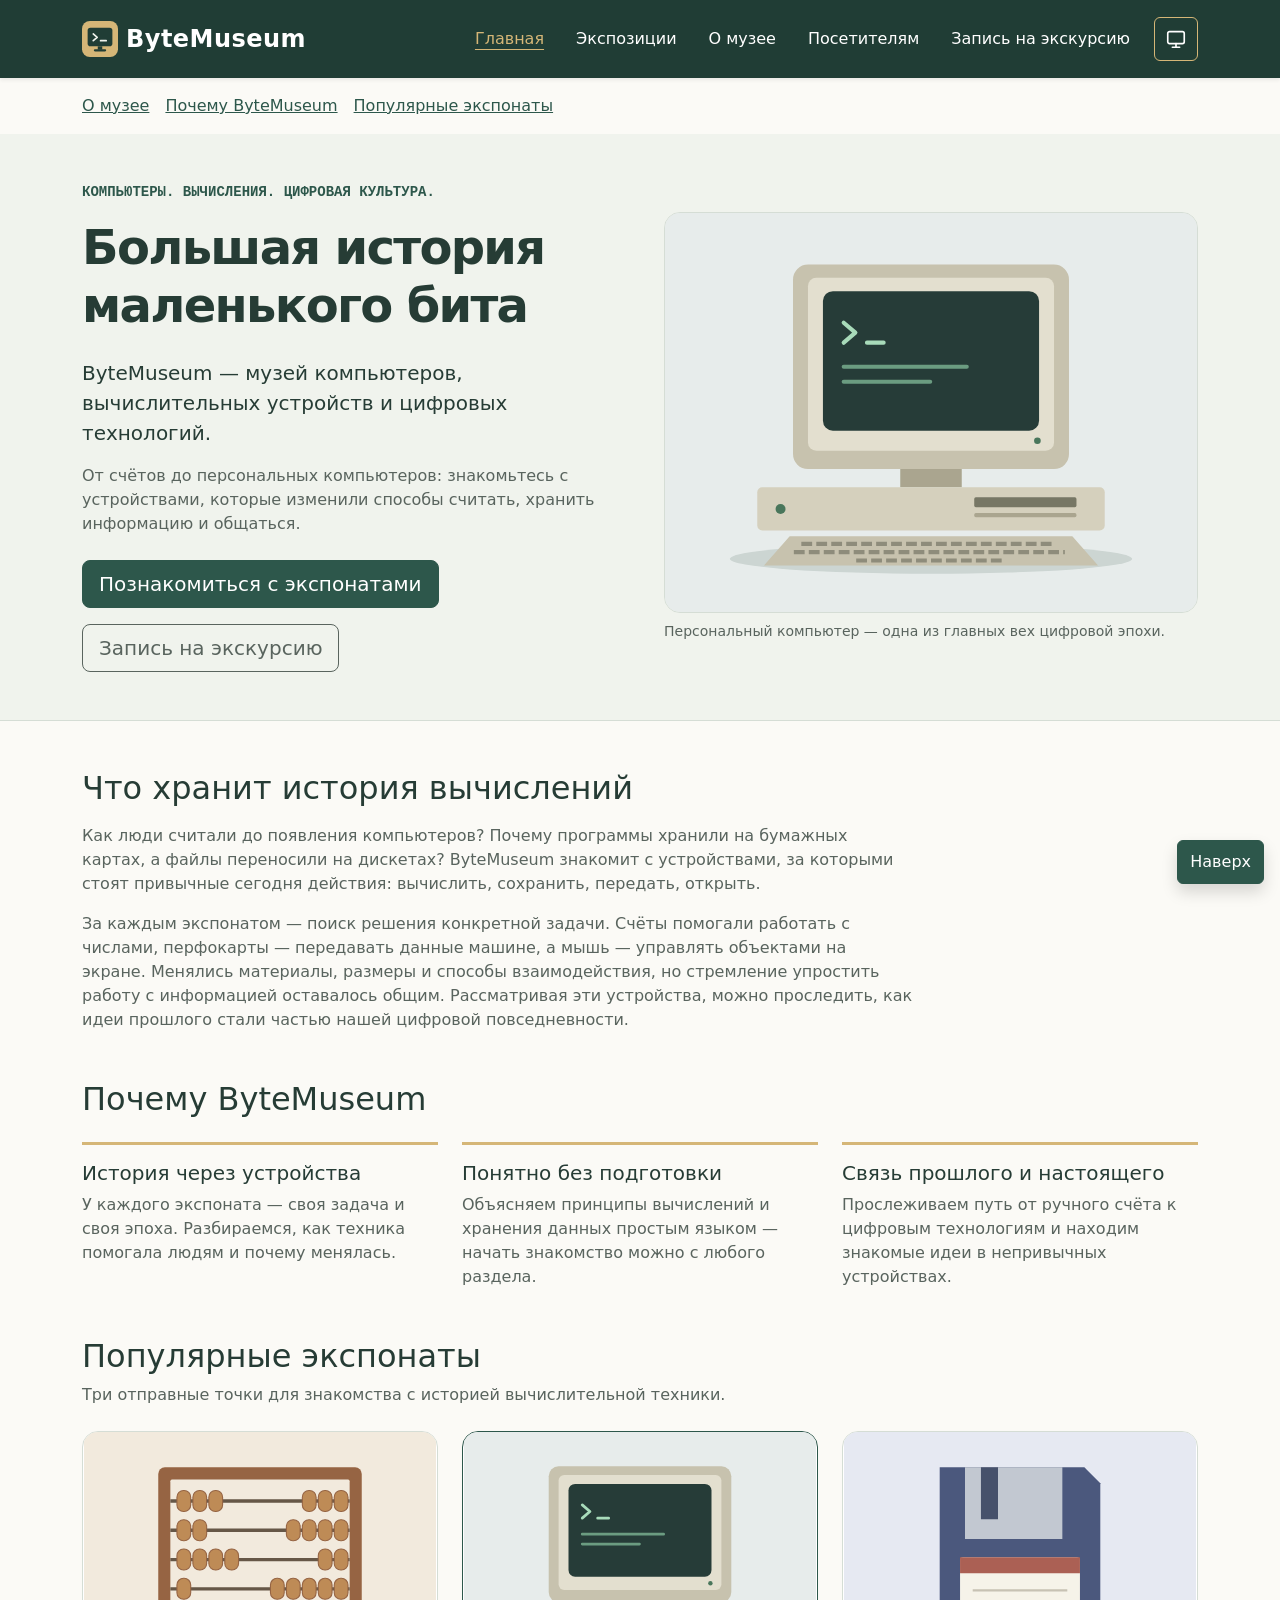
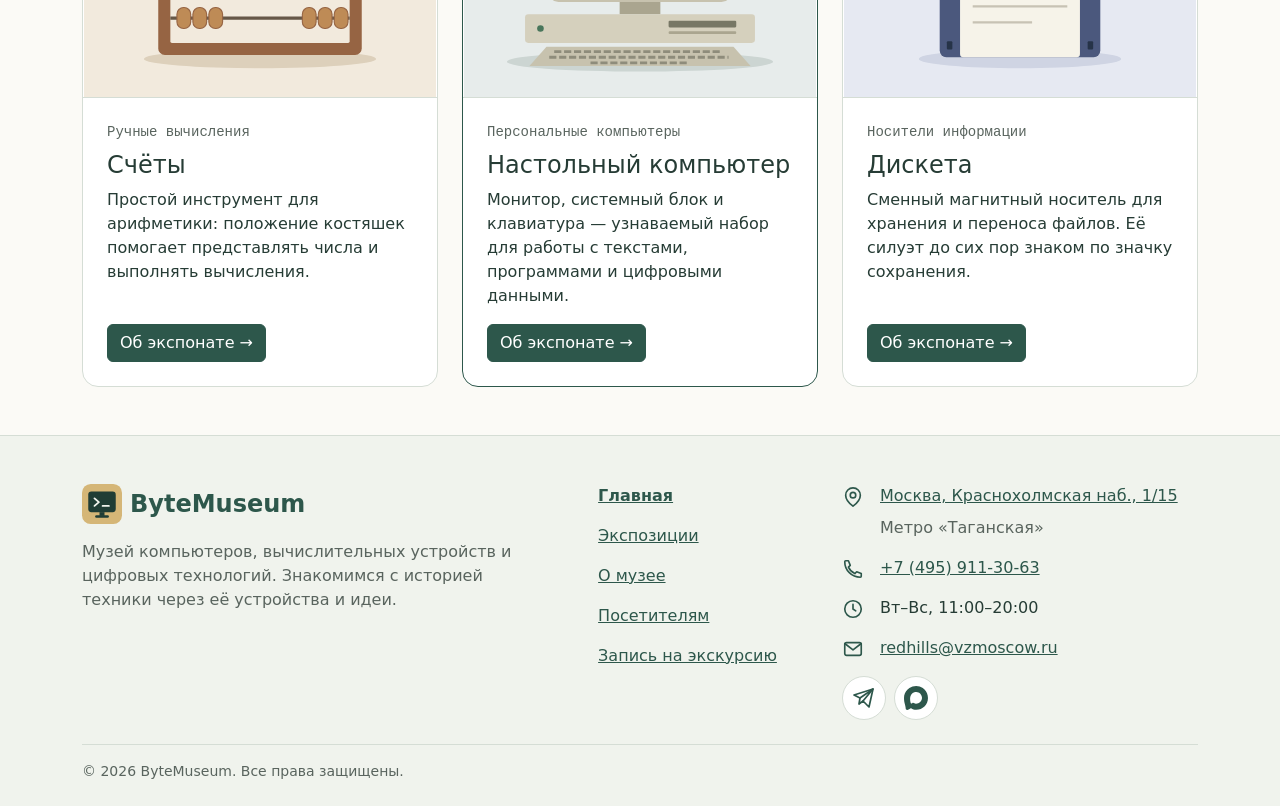
<file: index.html>
<!DOCTYPE html>
<html lang="ru" data-bs-theme="light">
<head>
  <meta charset="UTF-8">
  <meta name="viewport" content="width=device-width, initial-scale=1.0">
  <meta name="description" content="ByteMuseum — музей компьютеров, вычислительных устройств и цифровых технологий.">
  <title>Главная — ByteMuseum</title>
  <link rel="icon" type="image/svg+xml" href="images/logo.svg">
  <script src="js/theme.js"></script>
  <link rel="stylesheet" href="https://cdn.jsdelivr.net/npm/bootstrap@5.3.8/dist/css/bootstrap.min.css">
  <link rel="stylesheet" href="css/custom.css">
</head>
<body id="top" class="d-flex flex-column min-vh-100">
  <header class="museum-header sticky-top text-white shadow-sm">
    <nav class="museum-nav navbar navbar-expand-xl py-3" data-bs-theme="dark" aria-label="Основная навигация">
      <div class="container">
        <a class="museum-header__brand navbar-brand d-inline-flex align-items-center gap-2 fs-4 mb-0" href="index.html">
          <img class="museum-brand__icon" src="images/logo.svg" width="36" height="36" alt="">
          <span>ByteMuseum</span>
        </a>
        <button class="navbar-toggler" type="button" data-bs-toggle="collapse" data-bs-target="#main-menu" aria-controls="main-menu" aria-expanded="false" aria-label="Открыть или закрыть меню">
          <span class="navbar-toggler-icon"></span>
        </button>
        <div class="collapse navbar-collapse" id="main-menu">
          <ul class="navbar-nav ms-auto gap-xl-3 pt-3 pt-xl-0">
            <li class="nav-item"><a class="museum-nav__link nav-link" href="index.html" aria-current="page">Главная</a></li>
            <li class="nav-item"><a class="museum-nav__link nav-link" href="exhibitions.html">Экспозиции</a></li>
            <li class="nav-item"><a class="museum-nav__link nav-link" href="about.html">О музее</a></li>
            <li class="nav-item"><a class="museum-nav__link nav-link" href="visitors.html">Посетителям</a></li>
            <li class="nav-item"><a class="museum-nav__link nav-link" href="tours.html">Запись на экскурсию</a></li>
          </ul>
          <button id="theme-toggle" class="theme-toggle btn align-items-center justify-content-center ms-xl-3 mt-3 mt-xl-0" type="button" aria-label="Тема: системная. Переключить на тёмную" title="Тема: системная. Переключить на тёмную" hidden>
            <svg width="22" height="22" viewBox="0 0 24 24" fill="none" stroke="currentColor" stroke-width="1.8" stroke-linecap="round" stroke-linejoin="round" aria-hidden="true" focusable="false"><use id="theme-icon" href="images/icons.svg#theme-system"></use></svg>
          </button>
        </div>
      </div>
    </nav>
  </header>

  <main class="flex-grow-1">
    <nav class="container py-3" aria-label="Разделы главной страницы">
      <ul class="d-flex flex-wrap gap-3 list-unstyled mb-0">
        <li><a href="#about">О музее</a></li>
        <li><a href="#advantages">Почему ByteMuseum</a></li>
        <li><a href="#exhibits">Популярные экспонаты</a></li>
      </ul>
    </nav>
    <section id="about" class="museum-section museum-hero container-fluid border-bottom py-5" aria-labelledby="about-title">
      <div class="container">
        <div class="row align-items-center g-4 g-lg-5">
          <div class="col-12 col-lg-6">
            <p class="museum-hero__eyebrow text-uppercase small fw-semibold mb-3">Компьютеры. Вычисления. Цифровая культура.</p>
            <h1 id="about-title" class="museum-hero__title display-5 fw-bold mb-4">Большая история маленького бита</h1>
            <p class="lead mb-3">ByteMuseum — музей компьютеров, вычислительных устройств и цифровых технологий.</p>
            <p class="text-body-secondary mb-4">От счётов до персональных компьютеров: знакомьтесь с устройствами, которые изменили способы считать, хранить информацию и общаться.</p>
            <div class="d-flex flex-wrap gap-3">
              <a class="museum-button btn btn-primary btn-lg" href="#exhibits">Познакомиться с экспонатами</a>
              <a class="btn btn-outline-secondary btn-lg" href="tours.html">Запись на экскурсию</a>
            </div>
          </div>
          <div class="col-12 col-lg-6">
            <figure class="mb-0">
              <img class="museum-hero__image img-fluid rounded-4" src="images/personal-computer.svg" width="640" height="480" alt="Иллюстрация настольного компьютера с монитором, системным блоком и клавиатурой">
              <figcaption class="small text-body-secondary mt-2">Персональный компьютер — одна из главных вех цифровой эпохи.</figcaption>
            </figure>
          </div>
        </div>
      </div>
    </section>

    <section class="container pt-5" aria-labelledby="computing-history-title" data-reveal>
      <div class="row">
        <div class="col-12 col-lg-9">
          <h2 id="computing-history-title" class="mb-3">Что хранит история вычислений</h2>
          <p class="text-body-secondary">Как люди считали до появления компьютеров? Почему программы хранили на бумажных картах, а файлы переносили на дискетах? ByteMuseum знакомит с устройствами, за которыми стоят привычные сегодня действия: вычислить, сохранить, передать, открыть.</p>
          <p class="text-body-secondary mb-0">За каждым экспонатом — поиск решения конкретной задачи. Счёты помогали работать с числами, перфокарты — передавать данные машине, а мышь — управлять объектами на экране. Менялись материалы, размеры и способы взаимодействия, но стремление упростить работу с информацией оставалось общим. Рассматривая эти устройства, можно проследить, как идеи прошлого стали частью нашей цифровой повседневности.</p>
        </div>
      </div>
    </section>

    <section id="advantages" class="museum-section container py-5" aria-labelledby="advantages-title" data-reveal>
      <h2 id="advantages-title" class="mb-4">Почему ByteMuseum</h2>
      <div class="row g-4">
        <div class="col-12 col-md-6 col-lg-4">
          <div class="museum-benefit h-100 pt-3">
            <h3 class="h5">История через устройства</h3>
            <p class="text-body-secondary mb-0">У каждого экспоната — своя задача и своя эпоха. Разбираемся, как техника помогала людям и почему менялась.</p>
          </div>
        </div>
        <div class="col-12 col-md-6 col-lg-4">
          <div class="museum-benefit h-100 pt-3">
            <h3 class="h5">Понятно без подготовки</h3>
            <p class="text-body-secondary mb-0">Объясняем принципы вычислений и хранения данных простым языком — начать знакомство можно с любого раздела.</p>
          </div>
        </div>
        <div class="col-12 col-md-6 col-lg-4">
          <div class="museum-benefit h-100 pt-3">
            <h3 class="h5">Связь прошлого и настоящего</h3>
            <p class="text-body-secondary mb-0">Прослеживаем путь от ручного счёта к цифровым технологиям и находим знакомые идеи в непривычных устройствах.</p>
          </div>
        </div>
      </div>
    </section>

    <section id="exhibits" class="museum-section container pb-5" aria-labelledby="exhibits-title" data-reveal>
      <h2 id="exhibits-title" class="mb-2">Популярные экспонаты</h2>
      <p class="text-body-secondary mb-4">Три отправные точки для знакомства с историей вычислительной техники.</p>
      <div class="row g-4">
        <div class="col-12 col-md-6 col-lg-4">
          <article class="exhibit-card card h-100 overflow-hidden">
            <img class="exhibit-card__image card-img-top img-fluid w-100" src="images/abacus.svg" width="640" height="480" loading="lazy" alt="Иллюстрация деревянных счётов с рядами костяшек">
            <div class="card-body d-flex flex-column p-4">
              <p class="exhibit-card__category small text-body-secondary mb-2">Ручные вычисления</p>
              <h3 class="card-title h4">Счёты</h3>
              <p class="card-text">Простой инструмент для арифметики: положение костяшек помогает представлять числа и выполнять вычисления.</p>
              <a class="museum-button btn btn-primary mt-auto align-self-start" href="exhibit.html?id=abacus" aria-label="Подробнее об экспонате: Счёты">Об экспонате →</a>
            </div>
          </article>
        </div>
        <div class="col-12 col-md-6 col-lg-4">
          <article class="exhibit-card exhibit-card--featured card h-100 overflow-hidden">
            <img class="exhibit-card__image card-img-top img-fluid w-100" src="images/personal-computer.svg" width="640" height="480" loading="lazy" alt="Иллюстрация персонального компьютера с отдельным монитором и клавиатурой">
            <div class="card-body d-flex flex-column p-4">
              <p class="exhibit-card__category small text-body-secondary mb-2">Персональные компьютеры</p>
              <h3 class="card-title h4">Настольный компьютер</h3>
              <p class="card-text">Монитор, системный блок и клавиатура — узнаваемый набор для работы с текстами, программами и цифровыми данными.</p>
              <a class="museum-button btn btn-primary mt-auto align-self-start" href="exhibit.html?id=personal-computer" aria-label="Подробнее об экспонате: Настольный компьютер">Об экспонате →</a>
            </div>
          </article>
        </div>
        <div class="col-12 col-md-6 col-lg-4">
          <article class="exhibit-card card h-100 overflow-hidden">
            <img class="exhibit-card__image card-img-top img-fluid w-100" src="images/floppy-disk.svg" width="640" height="480" loading="lazy" alt="Иллюстрация дискеты в квадратном корпусе с металлической шторкой">
            <div class="card-body d-flex flex-column p-4">
              <p class="exhibit-card__category small text-body-secondary mb-2">Носители информации</p>
              <h3 class="card-title h4">Дискета</h3>
              <p class="card-text">Сменный магнитный носитель для хранения и переноса файлов. Её силуэт до сих пор знаком по значку сохранения.</p>
              <a class="museum-button btn btn-primary mt-auto align-self-start" href="exhibit.html?id=floppy-disk" aria-label="Подробнее об экспонате: Дискета">Об экспонате →</a>
            </div>
          </article>
        </div>
      </div>
    </section>
  </main>

  <footer class="museum-footer border-top pt-5 pb-4">
    <div class="container">
      <div class="row g-4">
        <div class="col-12 col-lg-5">
          <a class="museum-footer__brand d-inline-flex align-items-center gap-2 text-decoration-none mb-3" href="index.html">
            <img class="museum-brand__icon" src="images/logo.svg" width="40" height="40" alt="">
            <span class="fs-4 fw-bold">ByteMuseum</span>
          </a>
          <p class="text-body-secondary mb-0">Музей компьютеров, вычислительных устройств и цифровых технологий. Знакомимся с историей техники через её устройства и идеи.</p>
        </div>
        <div class="col-12 col-sm-5 col-lg-3 d-flex justify-content-lg-center">
          <nav aria-label="Навигация в подвале">
            <ul class="d-flex flex-column gap-3 list-unstyled mb-0">
              <li><a class="museum-footer__link" href="index.html" aria-current="page">Главная</a></li>
              <li><a class="museum-footer__link" href="exhibitions.html">Экспозиции</a></li>
              <li><a class="museum-footer__link" href="about.html">О музее</a></li>
              <li><a class="museum-footer__link" href="visitors.html">Посетителям</a></li>
              <li><a class="museum-footer__link" href="tours.html">Запись на экскурсию</a></li>
            </ul>
          </nav>
        </div>
        <div class="col-12 col-sm-7 col-lg-4">
          <ul class="d-flex flex-column gap-3 list-unstyled mb-0">
            <li class="d-flex align-items-start gap-3">
              <svg class="museum-footer__icon" width="22" height="22" viewBox="0 0 24 24" fill="none" stroke="currentColor" stroke-width="1.8" stroke-linecap="round" stroke-linejoin="round" aria-hidden="true" focusable="false"><use href="images/icons.svg#pin"></use></svg>
              <address class="mb-0">
                <span class="visually-hidden">Адрес: </span><a href="visitors.html#directions">Москва, Краснохолмская наб., 1/15</a>
                <span class="d-block text-body-secondary mt-2">Метро «Таганская»</span>
              </address>
            </li>
            <li class="d-flex align-items-start gap-3">
              <svg class="museum-footer__icon" width="22" height="22" viewBox="0 0 24 24" fill="none" stroke="currentColor" stroke-width="1.8" stroke-linecap="round" stroke-linejoin="round" aria-hidden="true" focusable="false"><use href="images/icons.svg#phone"></use></svg>
              <div><span class="visually-hidden">Телефон: </span><a class="museum-footer__contact" href="tel:+74959113063">+7 (495) 911-30-63</a></div>
            </li>
            <li class="d-flex align-items-start gap-3">
              <svg class="museum-footer__icon" width="22" height="22" viewBox="0 0 24 24" fill="none" stroke="currentColor" stroke-width="1.8" stroke-linecap="round" stroke-linejoin="round" aria-hidden="true" focusable="false"><use href="images/icons.svg#clock"></use></svg>
              <div><span class="visually-hidden">Время работы: </span><span>Вт–Вс, 11:00–20:00</span></div>
            </li>
            <li class="d-flex align-items-start gap-3">
              <svg class="museum-footer__icon" width="22" height="22" viewBox="0 0 24 24" fill="none" stroke="currentColor" stroke-width="1.8" stroke-linecap="round" stroke-linejoin="round" aria-hidden="true" focusable="false"><use href="images/icons.svg#mail"></use></svg>
              <div><span class="visually-hidden">Электронная почта: </span><a class="museum-footer__contact" href="mailto:redhills@vzmoscow.ru">redhills@vzmoscow.ru</a></div>
            </li>
            <li>
              <div class="social-links d-flex align-items-center gap-2" role="group" aria-label="Социальные сети">
                <a class="social-links__link" href="https://t.me/kholmygallery" target="_blank" rel="noopener noreferrer" aria-label="Telegram (откроется в новой вкладке)" title="Telegram">
                  <svg width="24" height="24" viewBox="0 0 24 24" aria-hidden="true" focusable="false"><use href="images/icons.svg#telegram"></use></svg>
                </a>
                <a class="social-links__link" href="https://max.ru/" target="_blank" rel="noopener noreferrer" aria-label="MAX (откроется в новой вкладке)" title="MAX">
                  <svg width="24" height="24" viewBox="0 0 24 24" aria-hidden="true" focusable="false"><use href="images/icons.svg#max"></use></svg>
                </a>
              </div>
            </li>
          </ul>
        </div>
      </div>
      <div class="museum-footer__bottom border-top mt-4 pt-3">
        <p class="text-body-secondary small mb-0">&copy; 2026 ByteMuseum. Все права защищены.</p>
      </div>
    </div>
  </footer>

  <a class="museum-button back-to-top btn btn-primary position-fixed bottom-0 end-0 m-3 shadow z-3" href="#top" aria-label="Вернуться к началу страницы">Наверх</a>

  <script src="js/animations.js" defer></script>
  <script src="https://cdn.jsdelivr.net/npm/bootstrap@5.3.8/dist/js/bootstrap.bundle.min.js"></script>
</body>
</html>
</file>
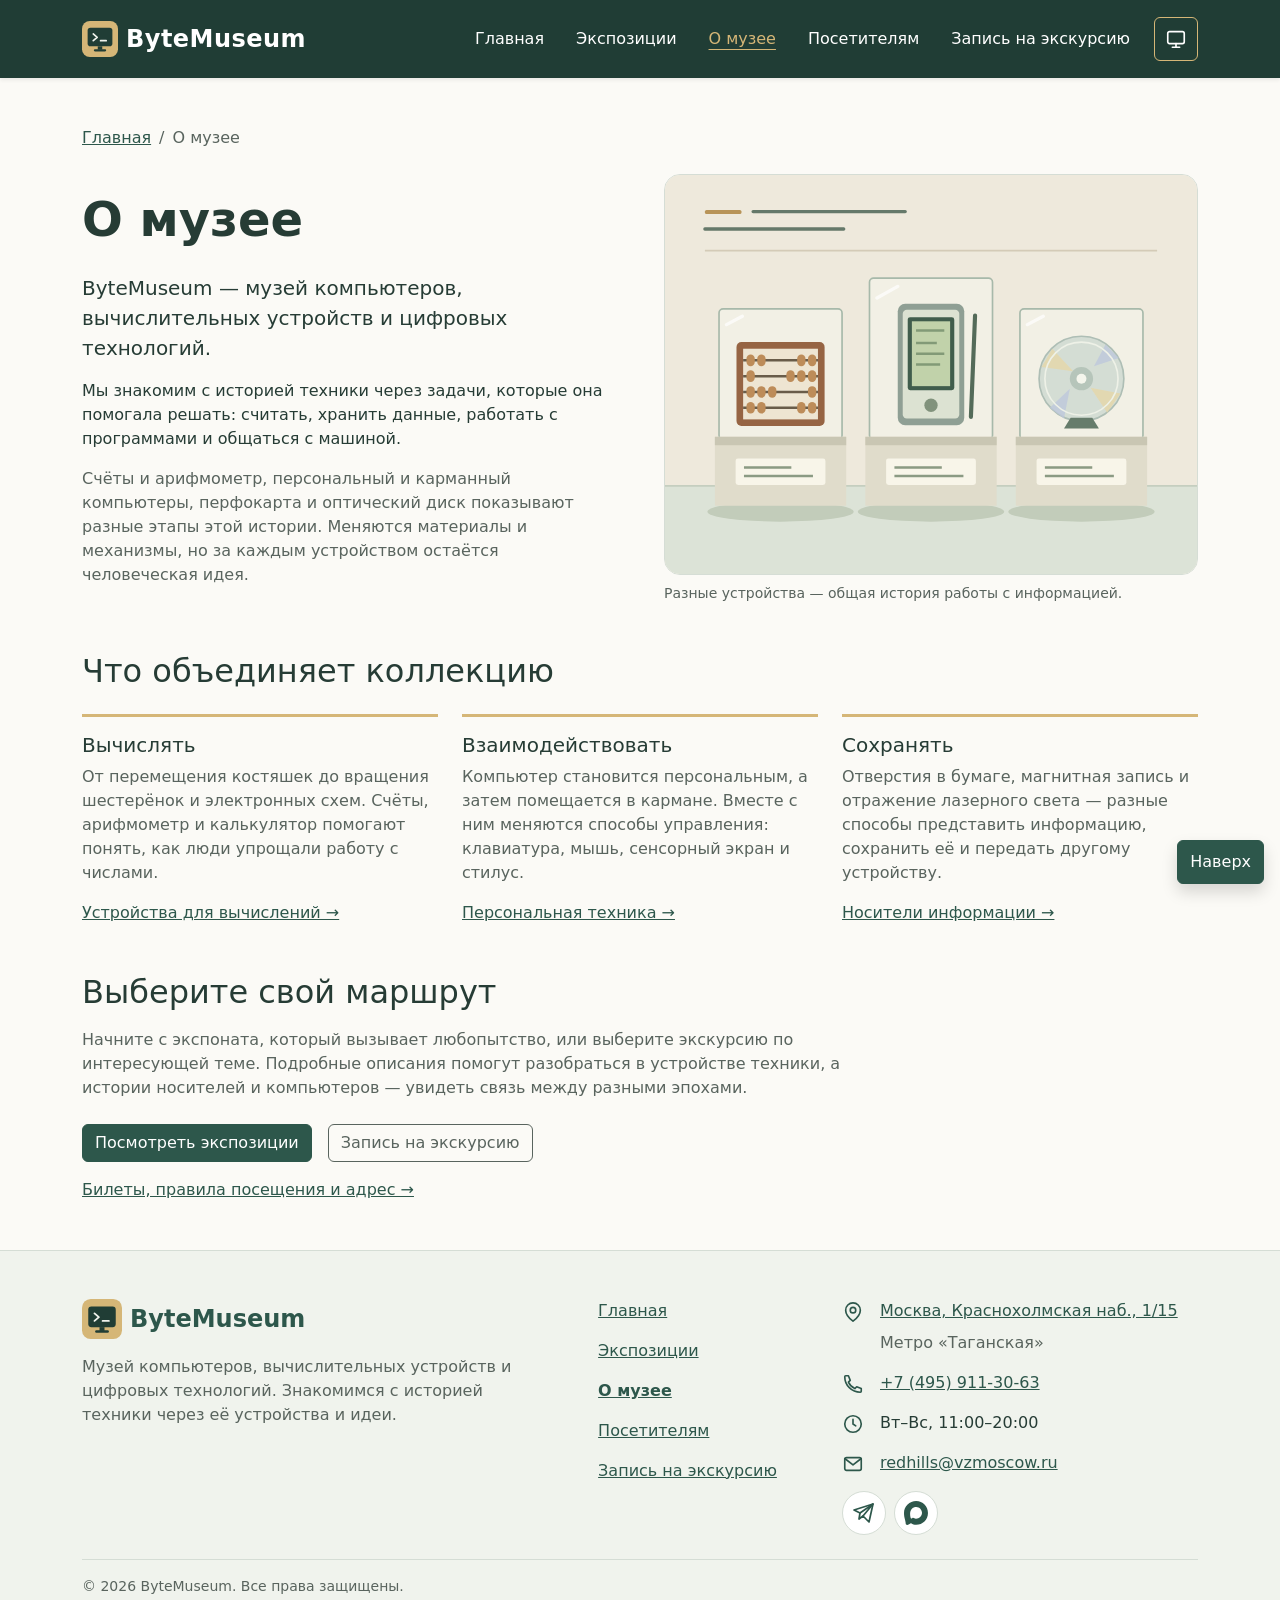
<file: about.html>
<!DOCTYPE html>
<html lang="ru" data-bs-theme="light">
<head>
  <meta charset="UTF-8">
  <meta name="viewport" content="width=device-width, initial-scale=1.0">
  <meta name="description" content="О ByteMuseum: музей компьютеров, вычислительных устройств и цифровых технологий. Идея коллекции и знакомство с историей вычислений.">
  <title>О музее — ByteMuseum</title>
  <link rel="icon" type="image/svg+xml" href="images/logo.svg">
  <script src="js/theme.js"></script>
  <link rel="stylesheet" href="https://cdn.jsdelivr.net/npm/bootstrap@5.3.8/dist/css/bootstrap.min.css">
  <link rel="stylesheet" href="css/custom.css">
</head>
<body id="top" class="d-flex flex-column min-vh-100">
  <header class="museum-header sticky-top text-white shadow-sm">
    <nav class="museum-nav navbar navbar-expand-xl py-3" data-bs-theme="dark" aria-label="Основная навигация">
      <div class="container">
        <a class="museum-header__brand navbar-brand d-inline-flex align-items-center gap-2 fs-4 mb-0" href="index.html">
          <img class="museum-brand__icon" src="images/logo.svg" width="36" height="36" alt="">
          <span>ByteMuseum</span>
        </a>
        <button class="navbar-toggler" type="button" data-bs-toggle="collapse" data-bs-target="#main-menu" aria-controls="main-menu" aria-expanded="false" aria-label="Открыть или закрыть меню">
          <span class="navbar-toggler-icon"></span>
        </button>
        <div class="collapse navbar-collapse" id="main-menu">
          <ul class="navbar-nav ms-auto gap-xl-3 pt-3 pt-xl-0">
            <li class="nav-item"><a class="museum-nav__link nav-link" href="index.html">Главная</a></li>
            <li class="nav-item"><a class="museum-nav__link nav-link" href="exhibitions.html">Экспозиции</a></li>
            <li class="nav-item"><a class="museum-nav__link nav-link" href="about.html" aria-current="page">О музее</a></li>
            <li class="nav-item"><a class="museum-nav__link nav-link" href="visitors.html">Посетителям</a></li>
            <li class="nav-item"><a class="museum-nav__link nav-link" href="tours.html">Запись на экскурсию</a></li>
          </ul>
          <button id="theme-toggle" class="theme-toggle btn align-items-center justify-content-center ms-xl-3 mt-3 mt-xl-0" type="button" aria-label="Тема: системная. Переключить на тёмную" title="Тема: системная. Переключить на тёмную" hidden>
            <svg width="22" height="22" viewBox="0 0 24 24" fill="none" stroke="currentColor" stroke-width="1.8" stroke-linecap="round" stroke-linejoin="round" aria-hidden="true" focusable="false"><use id="theme-icon" href="images/icons.svg#theme-system"></use></svg>
          </button>
        </div>
      </div>
    </nav>
  </header>

  <main class="container flex-grow-1 py-5">
    <nav class="breadcrumbs mb-4" aria-label="Хлебные крошки">
      <ol class="breadcrumb mb-0">
        <li class="breadcrumb-item"><a href="index.html">Главная</a></li>
        <li class="breadcrumb-item active" aria-current="page">О музее</li>
      </ol>
    </nav>

    <section class="row align-items-center g-4 g-lg-5 mb-5" aria-labelledby="about-museum-title">
      <div class="col-12 col-lg-6">
        <h1 id="about-museum-title" class="display-5 fw-bold mb-4">О музее</h1>
        <p class="lead">ByteMuseum — музей компьютеров, вычислительных устройств и цифровых технологий.</p>
        <p>Мы знакомим с историей техники через задачи, которые она помогала решать: считать, хранить данные, работать с программами и общаться с машиной.</p>
        <p class="text-body-secondary mb-0">Счёты и арифмометр, персональный и карманный компьютеры, перфокарта и оптический диск показывают разные этапы этой истории. Меняются материалы и механизмы, но за каждым устройством остаётся человеческая идея.</p>
      </div>
      <div class="col-12 col-lg-6">
        <figure class="mb-0">
          <img class="museum-hero__image img-fluid rounded-4 w-100" src="images/museum-display.svg" width="640" height="480" alt="Иллюстрация музейных витрин со счётами, карманным компьютером и оптическим диском">
          <figcaption class="small text-body-secondary mt-2">Разные устройства — общая история работы с информацией.</figcaption>
        </figure>
      </div>
    </section>

    <section class="mb-5" aria-labelledby="collection-title" data-reveal>
      <h2 id="collection-title" class="mb-4">Что объединяет коллекцию</h2>
      <div class="row g-4">
        <div class="col-12 col-md-6 col-lg-4">
          <div class="museum-benefit d-flex flex-column h-100 pt-3">
            <h3 class="h5">Вычислять</h3>
            <p class="text-body-secondary">От перемещения костяшек до вращения шестерёнок и электронных схем. Счёты, арифмометр и калькулятор помогают понять, как люди упрощали работу с числами.</p>
            <a class="mt-auto align-self-start" href="exhibitions.html#arithmometer">Устройства для вычислений →</a>
          </div>
        </div>
        <div class="col-12 col-md-6 col-lg-4">
          <div class="museum-benefit d-flex flex-column h-100 pt-3">
            <h3 class="h5">Взаимодействовать</h3>
            <p class="text-body-secondary">Компьютер становится персональным, а затем помещается в кармане. Вместе с ним меняются способы управления: клавиатура, мышь, сенсорный экран и стилус.</p>
            <a class="mt-auto align-self-start" href="exhibitions.html#handheld-computer">Персональная техника →</a>
          </div>
        </div>
        <div class="col-12 col-md-6 col-lg-4">
          <div class="museum-benefit d-flex flex-column h-100 pt-3">
            <h3 class="h5">Сохранять</h3>
            <p class="text-body-secondary">Отверстия в бумаге, магнитная запись и отражение лазерного света — разные способы представить информацию, сохранить её и передать другому устройству.</p>
            <a class="mt-auto align-self-start" href="exhibitions.html#floppy-disk">Носители информации →</a>
          </div>
        </div>
      </div>
    </section>

    <section class="row g-4" aria-labelledby="explore-title" data-reveal>
      <div class="col-12 col-lg-9">
        <h2 id="explore-title" class="mb-3">Выберите свой маршрут</h2>
        <p class="text-body-secondary mb-4">Начните с экспоната, который вызывает любопытство, или выберите экскурсию по интересующей теме. Подробные описания помогут разобраться в устройстве техники, а истории носителей и компьютеров — увидеть связь между разными эпохами.</p>
        <div class="d-flex flex-wrap gap-3 mb-3">
          <a class="museum-button btn btn-primary" href="exhibitions.html">Посмотреть экспозиции</a>
          <a class="btn btn-outline-secondary" href="tours.html">Запись на экскурсию</a>
        </div>
        <a href="visitors.html">Билеты, правила посещения и адрес →</a>
      </div>
    </section>
  </main>

  <footer class="museum-footer border-top pt-5 pb-4">
    <div class="container">
      <div class="row g-4">
        <div class="col-12 col-lg-5">
          <a class="museum-footer__brand d-inline-flex align-items-center gap-2 text-decoration-none mb-3" href="index.html">
            <img class="museum-brand__icon" src="images/logo.svg" width="40" height="40" alt="">
            <span class="fs-4 fw-bold">ByteMuseum</span>
          </a>
          <p class="text-body-secondary mb-0">Музей компьютеров, вычислительных устройств и цифровых технологий. Знакомимся с историей техники через её устройства и идеи.</p>
        </div>
        <div class="col-12 col-sm-5 col-lg-3 d-flex justify-content-lg-center">
          <nav aria-label="Навигация в подвале">
            <ul class="d-flex flex-column gap-3 list-unstyled mb-0">
              <li><a class="museum-footer__link" href="index.html">Главная</a></li>
              <li><a class="museum-footer__link" href="exhibitions.html">Экспозиции</a></li>
              <li><a class="museum-footer__link" href="about.html" aria-current="page">О музее</a></li>
              <li><a class="museum-footer__link" href="visitors.html">Посетителям</a></li>
              <li><a class="museum-footer__link" href="tours.html">Запись на экскурсию</a></li>
            </ul>
          </nav>
        </div>
        <div class="col-12 col-sm-7 col-lg-4">
          <ul class="d-flex flex-column gap-3 list-unstyled mb-0">
            <li class="d-flex align-items-start gap-3">
              <svg class="museum-footer__icon" width="22" height="22" viewBox="0 0 24 24" fill="none" stroke="currentColor" stroke-width="1.8" stroke-linecap="round" stroke-linejoin="round" aria-hidden="true" focusable="false"><use href="images/icons.svg#pin"></use></svg>
              <address class="mb-0">
                <span class="visually-hidden">Адрес: </span><a href="visitors.html#directions">Москва, Краснохолмская наб., 1/15</a>
                <span class="d-block text-body-secondary mt-2">Метро «Таганская»</span>
              </address>
            </li>
            <li class="d-flex align-items-start gap-3">
              <svg class="museum-footer__icon" width="22" height="22" viewBox="0 0 24 24" fill="none" stroke="currentColor" stroke-width="1.8" stroke-linecap="round" stroke-linejoin="round" aria-hidden="true" focusable="false"><use href="images/icons.svg#phone"></use></svg>
              <div><span class="visually-hidden">Телефон: </span><a class="museum-footer__contact" href="tel:+74959113063">+7 (495) 911-30-63</a></div>
            </li>
            <li class="d-flex align-items-start gap-3">
              <svg class="museum-footer__icon" width="22" height="22" viewBox="0 0 24 24" fill="none" stroke="currentColor" stroke-width="1.8" stroke-linecap="round" stroke-linejoin="round" aria-hidden="true" focusable="false"><use href="images/icons.svg#clock"></use></svg>
              <div><span class="visually-hidden">Время работы: </span><span>Вт–Вс, 11:00–20:00</span></div>
            </li>
            <li class="d-flex align-items-start gap-3">
              <svg class="museum-footer__icon" width="22" height="22" viewBox="0 0 24 24" fill="none" stroke="currentColor" stroke-width="1.8" stroke-linecap="round" stroke-linejoin="round" aria-hidden="true" focusable="false"><use href="images/icons.svg#mail"></use></svg>
              <div><span class="visually-hidden">Электронная почта: </span><a class="museum-footer__contact" href="mailto:redhills@vzmoscow.ru">redhills@vzmoscow.ru</a></div>
            </li>
            <li>
              <div class="social-links d-flex align-items-center gap-2" role="group" aria-label="Социальные сети">
                <a class="social-links__link" href="https://t.me/kholmygallery" target="_blank" rel="noopener noreferrer" aria-label="Telegram (откроется в новой вкладке)" title="Telegram">
                  <svg width="24" height="24" viewBox="0 0 24 24" aria-hidden="true" focusable="false"><use href="images/icons.svg#telegram"></use></svg>
                </a>
                <a class="social-links__link" href="https://max.ru/" target="_blank" rel="noopener noreferrer" aria-label="MAX (откроется в новой вкладке)" title="MAX">
                  <svg width="24" height="24" viewBox="0 0 24 24" aria-hidden="true" focusable="false"><use href="images/icons.svg#max"></use></svg>
                </a>
              </div>
            </li>
          </ul>
        </div>
      </div>
      <div class="museum-footer__bottom border-top mt-4 pt-3">
        <p class="text-body-secondary small mb-0">&copy; 2026 ByteMuseum. Все права защищены.</p>
      </div>
    </div>
  </footer>

  <a class="museum-button back-to-top btn btn-primary position-fixed bottom-0 end-0 m-3 shadow z-3" href="#top" aria-label="Вернуться к началу страницы">Наверх</a>

  <script src="js/animations.js" defer></script>
  <script src="https://cdn.jsdelivr.net/npm/bootstrap@5.3.8/dist/js/bootstrap.bundle.min.js"></script>
</body>
</html>
</file>
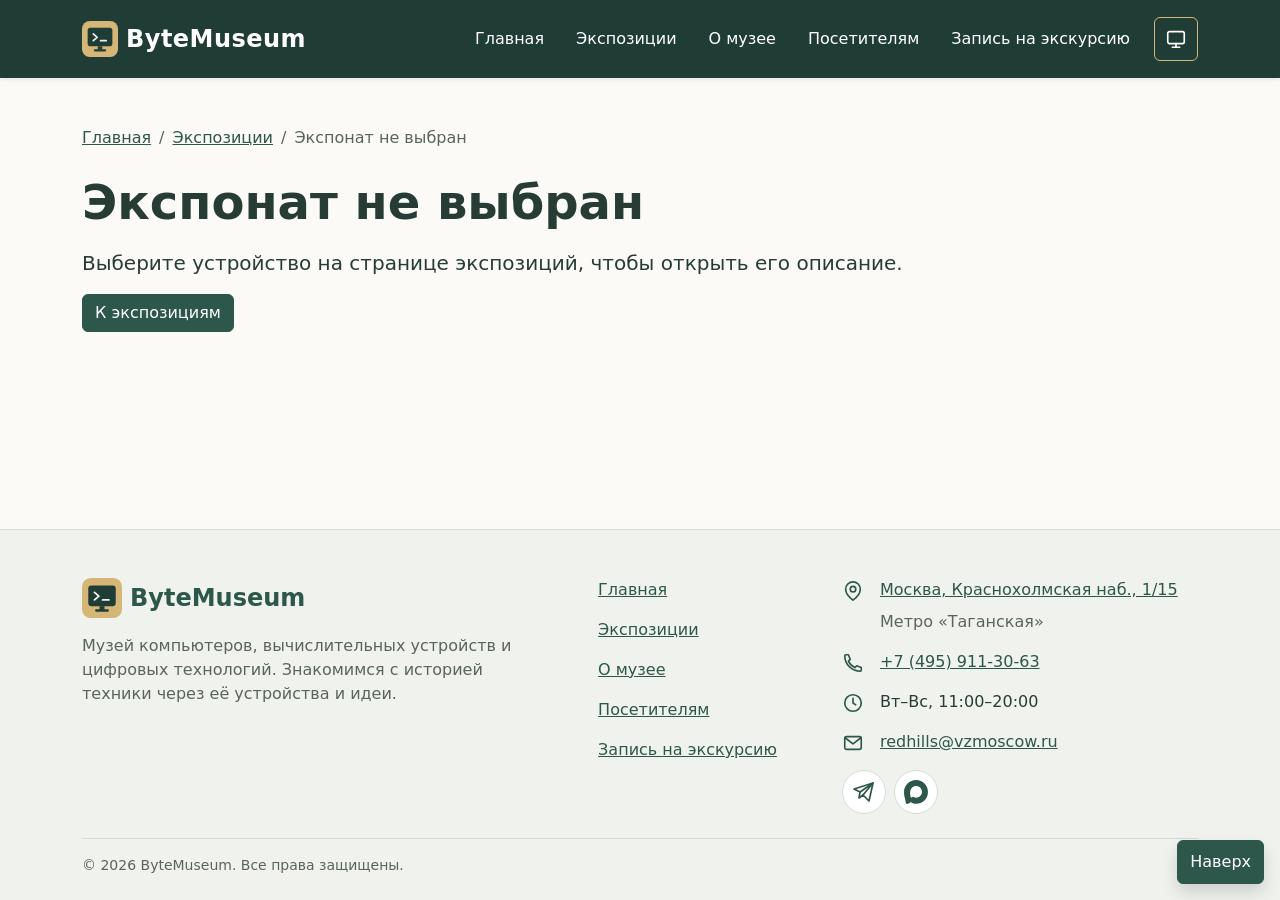
<file: exhibit.html>
<!DOCTYPE html>
<html lang="ru" data-bs-theme="light">
<head>
  <meta charset="UTF-8">
  <meta name="viewport" content="width=device-width, initial-scale=1.0">
  <meta name="description" content="Описание, история и характеристики экспоната ByteMuseum.">
  <title>Экспонат — ByteMuseum</title>
  <link rel="icon" type="image/svg+xml" href="images/logo.svg">
  <script src="js/theme.js"></script>
  <link rel="stylesheet" href="https://cdn.jsdelivr.net/npm/bootstrap@5.3.8/dist/css/bootstrap.min.css">
  <link rel="stylesheet" href="css/custom.css">
</head>
<body id="top" class="d-flex flex-column min-vh-100">
  <header class="museum-header sticky-top text-white shadow-sm">
    <nav class="museum-nav navbar navbar-expand-xl py-3" data-bs-theme="dark" aria-label="Основная навигация">
      <div class="container">
        <a class="museum-header__brand navbar-brand d-inline-flex align-items-center gap-2 fs-4 mb-0" href="index.html">
          <img class="museum-brand__icon" src="images/logo.svg" width="36" height="36" alt="">
          <span>ByteMuseum</span>
        </a>
        <button class="navbar-toggler" type="button" data-bs-toggle="collapse" data-bs-target="#main-menu" aria-controls="main-menu" aria-expanded="false" aria-label="Открыть или закрыть меню">
          <span class="navbar-toggler-icon"></span>
        </button>
        <div class="collapse navbar-collapse" id="main-menu">
          <ul class="navbar-nav ms-auto gap-xl-3 pt-3 pt-xl-0">
            <li class="nav-item"><a class="museum-nav__link nav-link" href="index.html">Главная</a></li>
            <li class="nav-item"><a class="museum-nav__link nav-link" href="exhibitions.html">Экспозиции</a></li>
            <li class="nav-item"><a class="museum-nav__link nav-link" href="about.html">О музее</a></li>
            <li class="nav-item"><a class="museum-nav__link nav-link" href="visitors.html">Посетителям</a></li>
            <li class="nav-item"><a class="museum-nav__link nav-link" href="tours.html">Запись на экскурсию</a></li>
          </ul>
          <button id="theme-toggle" class="theme-toggle btn align-items-center justify-content-center ms-xl-3 mt-3 mt-xl-0" type="button" aria-label="Тема: системная. Переключить на тёмную" title="Тема: системная. Переключить на тёмную" hidden>
            <svg width="22" height="22" viewBox="0 0 24 24" fill="none" stroke="currentColor" stroke-width="1.8" stroke-linecap="round" stroke-linejoin="round" aria-hidden="true" focusable="false"><use id="theme-icon" href="images/icons.svg#theme-system"></use></svg>
          </button>
        </div>
      </div>
    </nav>
  </header>

  <main class="container flex-grow-1 py-5">
    <nav class="breadcrumbs mb-4" aria-label="Хлебные крошки">
      <ol class="breadcrumb mb-0">
        <li class="breadcrumb-item"><a href="index.html">Главная</a></li>
        <li class="breadcrumb-item"><a href="exhibitions.html">Экспозиции</a></li>
        <li id="exhibit-breadcrumb" class="breadcrumb-item active" aria-current="page">Экспонат</li>
      </ol>
    </nav>

    <noscript>
      <p>Для просмотра описания экспоната включите JavaScript. Список устройств доступен на странице экспозиций.</p>
    </noscript>
    <section id="exhibit-message" aria-live="polite">
      <h1 id="exhibit-message-title" class="display-5 fw-bold mb-3">Экспонаты ByteMuseum</h1>
      <p id="exhibit-message-text" class="lead">Выберите устройство на странице экспозиций, чтобы узнать его историю и характеристики.</p>
      <a class="museum-button btn btn-primary" href="exhibitions.html">К экспозициям</a>
    </section>

    <article id="exhibit-content" hidden>
      <div class="row g-4 g-lg-5 align-items-start">
        <div class="col-12 col-lg-6">
          <figure class="mb-0">
            <img id="exhibit-image" class="museum-hero__image img-fluid rounded-4 w-100" width="640" height="480" alt="">
            <figcaption class="small text-body-secondary mt-2">Схематическая иллюстрация типа устройства.</figcaption>
          </figure>
        </div>
        <div class="col-12 col-lg-6">
          <p class="mb-3"><span id="exhibit-badge" class="museum-badge badge rounded-pill"></span></p>
          <p id="exhibit-category" class="exhibit-card__category text-body-secondary small mb-2"></p>
          <h1 id="exhibit-title" class="display-5 fw-bold mb-3"></h1>
          <p id="exhibit-summary" class="lead"></p>
          <p id="exhibit-exhibition" class="text-body-secondary"></p>
          <nav class="d-flex flex-wrap gap-3 mb-4" aria-label="Разделы страницы экспоната">
            <a href="#description">Описание</a>
            <a href="#history">История</a>
            <a href="#specifications">Характеристики</a>
          </nav>
          <a id="exhibit-back" class="museum-button btn btn-primary" href="exhibitions.html">К экспозиции</a>
        </div>
      </div>

      <div class="row g-4 g-lg-5 mt-4">
        <div class="col-12 col-lg-7">
          <section id="description" class="museum-section mb-5" aria-labelledby="description-title" data-reveal>
            <h2 id="description-title" class="h3 mb-3">Как это устроено</h2>
            <p id="exhibit-description" class="mb-0"></p>
          </section>
          <section id="history" class="museum-section" aria-labelledby="history-title" data-reveal>
            <h2 id="history-title" class="h3 mb-3">Место в истории</h2>
            <div id="exhibit-history"></div>
          </section>
        </div>
        <div class="col-12 col-lg-5">
          <section id="specifications" class="museum-section" aria-labelledby="specifications-title" data-reveal>
            <h2 id="specifications-title" class="h3 mb-3">Характеристики</h2>
            <div class="table-responsive" tabindex="0" role="region" aria-label="Таблица характеристик">
              <table class="exhibit-specs table table-striped align-middle mb-0">
                <caption>Общие характеристики типа устройства; конкретные модели могут отличаться.</caption>
                <tbody id="exhibit-specifications"></tbody>
              </table>
            </div>
          </section>
        </div>
      </div>
      <section id="exhibit-tour" class="tour-note card border rounded-4 mt-5" aria-labelledby="exhibit-tour-title" data-reveal hidden>
        <div class="card-body p-4">
          <p class="small text-body-secondary mb-2">Узнайте больше на экскурсии</p>
          <h2 id="exhibit-tour-title" class="h3 mb-3"></h2>
          <p id="exhibit-tour-description"></p>
          <p id="exhibit-tour-duration" class="text-body-secondary"></p>
          <a id="exhibit-tour-link" class="museum-button btn btn-primary" href="tours.html">Записаться на эту экскурсию</a>
        </div>
      </section>
    </article>
  </main>

  <footer class="museum-footer border-top pt-5 pb-4">
    <div class="container">
      <div class="row g-4">
        <div class="col-12 col-lg-5">
          <a class="museum-footer__brand d-inline-flex align-items-center gap-2 text-decoration-none mb-3" href="index.html">
            <img class="museum-brand__icon" src="images/logo.svg" width="40" height="40" alt="">
            <span class="fs-4 fw-bold">ByteMuseum</span>
          </a>
          <p class="text-body-secondary mb-0">Музей компьютеров, вычислительных устройств и цифровых технологий. Знакомимся с историей техники через её устройства и идеи.</p>
        </div>
        <div class="col-12 col-sm-5 col-lg-3 d-flex justify-content-lg-center">
          <nav aria-label="Навигация в подвале">
            <ul class="d-flex flex-column gap-3 list-unstyled mb-0">
              <li><a class="museum-footer__link" href="index.html">Главная</a></li>
              <li><a class="museum-footer__link" href="exhibitions.html">Экспозиции</a></li>
              <li><a class="museum-footer__link" href="about.html">О музее</a></li>
              <li><a class="museum-footer__link" href="visitors.html">Посетителям</a></li>
              <li><a class="museum-footer__link" href="tours.html">Запись на экскурсию</a></li>
            </ul>
          </nav>
        </div>
        <div class="col-12 col-sm-7 col-lg-4">
          <ul class="d-flex flex-column gap-3 list-unstyled mb-0">
            <li class="d-flex align-items-start gap-3">
              <svg class="museum-footer__icon" width="22" height="22" viewBox="0 0 24 24" fill="none" stroke="currentColor" stroke-width="1.8" stroke-linecap="round" stroke-linejoin="round" aria-hidden="true" focusable="false"><use href="images/icons.svg#pin"></use></svg>
              <address class="mb-0">
                <span class="visually-hidden">Адрес: </span><a href="visitors.html#directions">Москва, Краснохолмская наб., 1/15</a>
                <span class="d-block text-body-secondary mt-2">Метро «Таганская»</span>
              </address>
            </li>
            <li class="d-flex align-items-start gap-3">
              <svg class="museum-footer__icon" width="22" height="22" viewBox="0 0 24 24" fill="none" stroke="currentColor" stroke-width="1.8" stroke-linecap="round" stroke-linejoin="round" aria-hidden="true" focusable="false"><use href="images/icons.svg#phone"></use></svg>
              <div><span class="visually-hidden">Телефон: </span><a class="museum-footer__contact" href="tel:+74959113063">+7 (495) 911-30-63</a></div>
            </li>
            <li class="d-flex align-items-start gap-3">
              <svg class="museum-footer__icon" width="22" height="22" viewBox="0 0 24 24" fill="none" stroke="currentColor" stroke-width="1.8" stroke-linecap="round" stroke-linejoin="round" aria-hidden="true" focusable="false"><use href="images/icons.svg#clock"></use></svg>
              <div><span class="visually-hidden">Время работы: </span><span>Вт–Вс, 11:00–20:00</span></div>
            </li>
            <li class="d-flex align-items-start gap-3">
              <svg class="museum-footer__icon" width="22" height="22" viewBox="0 0 24 24" fill="none" stroke="currentColor" stroke-width="1.8" stroke-linecap="round" stroke-linejoin="round" aria-hidden="true" focusable="false"><use href="images/icons.svg#mail"></use></svg>
              <div><span class="visually-hidden">Электронная почта: </span><a class="museum-footer__contact" href="mailto:redhills@vzmoscow.ru">redhills@vzmoscow.ru</a></div>
            </li>
            <li>
              <div class="social-links d-flex align-items-center gap-2" role="group" aria-label="Социальные сети">
                <a class="social-links__link" href="https://t.me/kholmygallery" target="_blank" rel="noopener noreferrer" aria-label="Telegram (откроется в новой вкладке)" title="Telegram">
                  <svg width="24" height="24" viewBox="0 0 24 24" aria-hidden="true" focusable="false"><use href="images/icons.svg#telegram"></use></svg>
                </a>
                <a class="social-links__link" href="https://max.ru/" target="_blank" rel="noopener noreferrer" aria-label="MAX (откроется в новой вкладке)" title="MAX">
                  <svg width="24" height="24" viewBox="0 0 24 24" aria-hidden="true" focusable="false"><use href="images/icons.svg#max"></use></svg>
                </a>
              </div>
            </li>
          </ul>
        </div>
      </div>
      <div class="museum-footer__bottom border-top mt-4 pt-3">
        <p class="text-body-secondary small mb-0">&copy; 2026 ByteMuseum. Все права защищены.</p>
      </div>
    </div>
  </footer>

  <a class="museum-button back-to-top btn btn-primary position-fixed bottom-0 end-0 m-3 shadow z-3" href="#top" aria-label="Вернуться к началу страницы">Наверх</a>

  <script src="js/exhibits-data.js" defer></script>
  <script src="js/tours-data.js" defer></script>
  <script src="js/exhibit.js" defer></script>
  <script src="js/animations.js" defer></script>
  <script src="https://cdn.jsdelivr.net/npm/bootstrap@5.3.8/dist/js/bootstrap.bundle.min.js"></script>
</body>
</html>
</file>
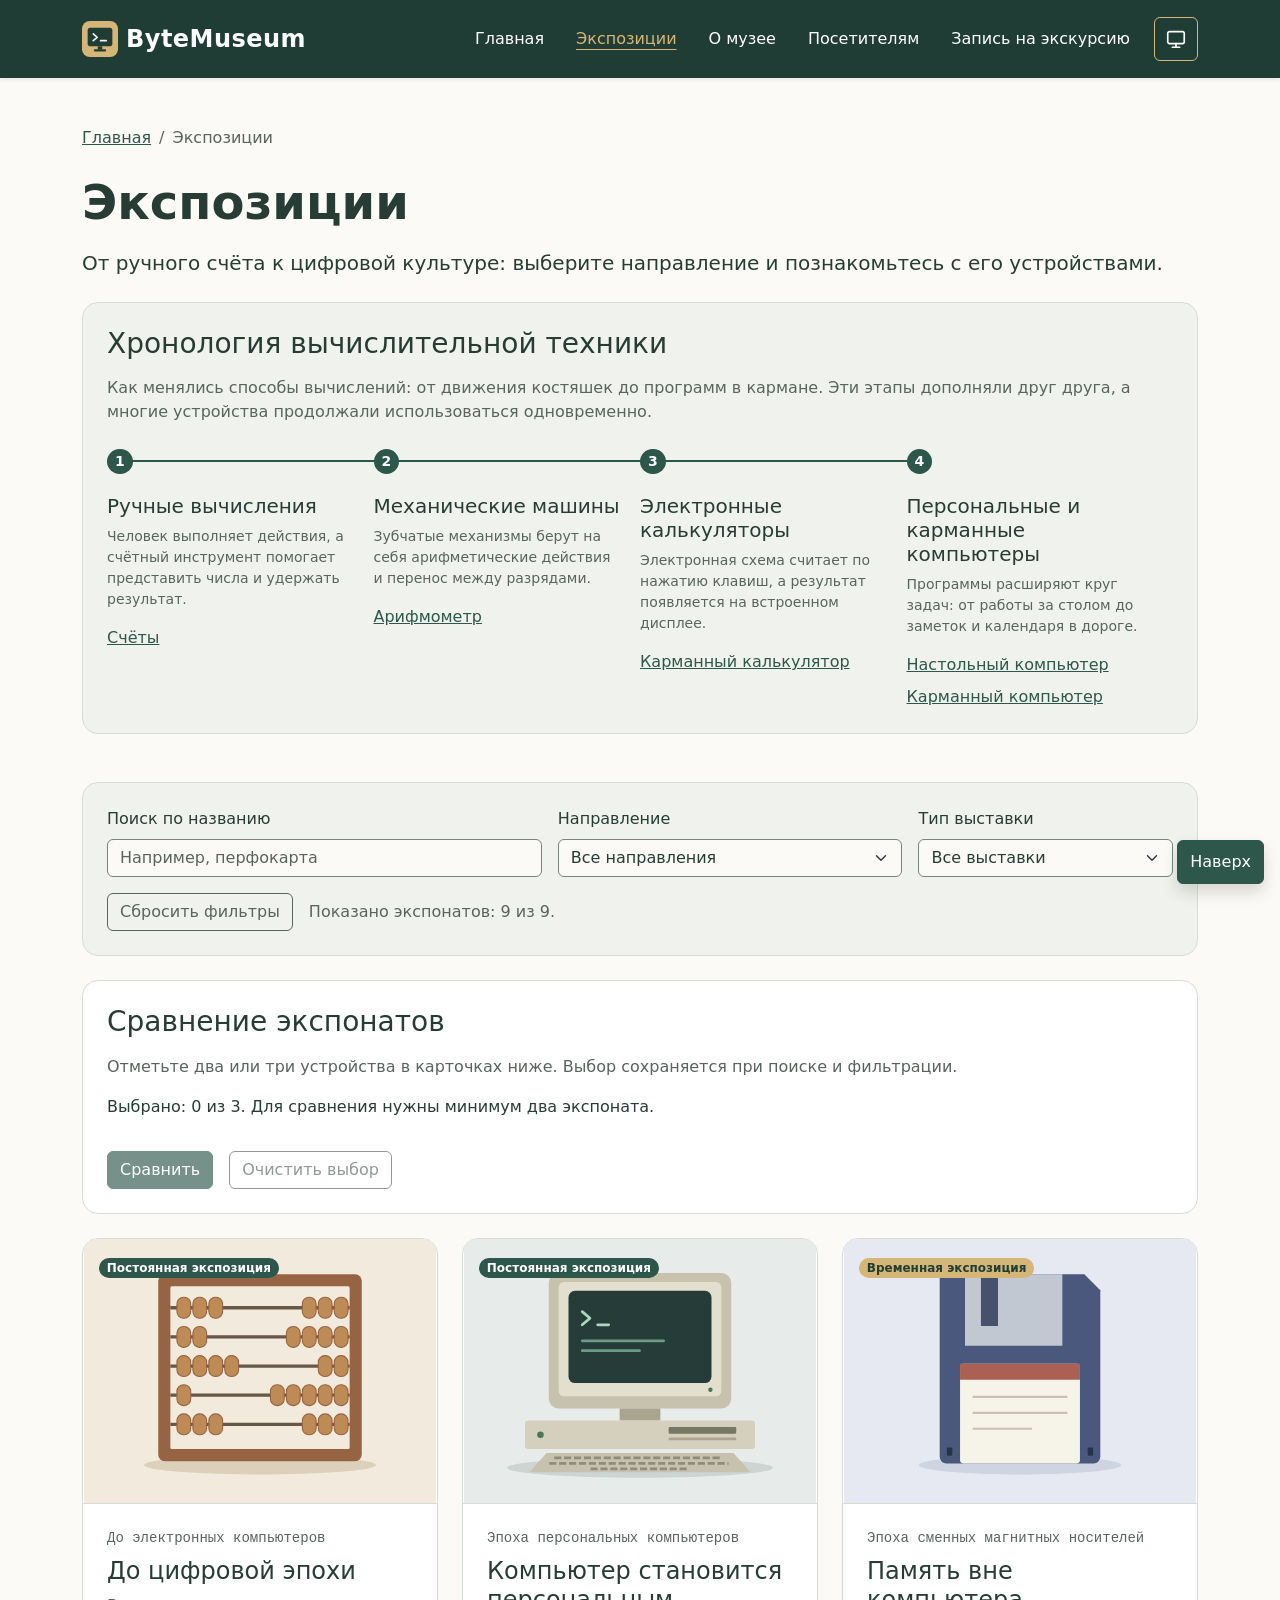
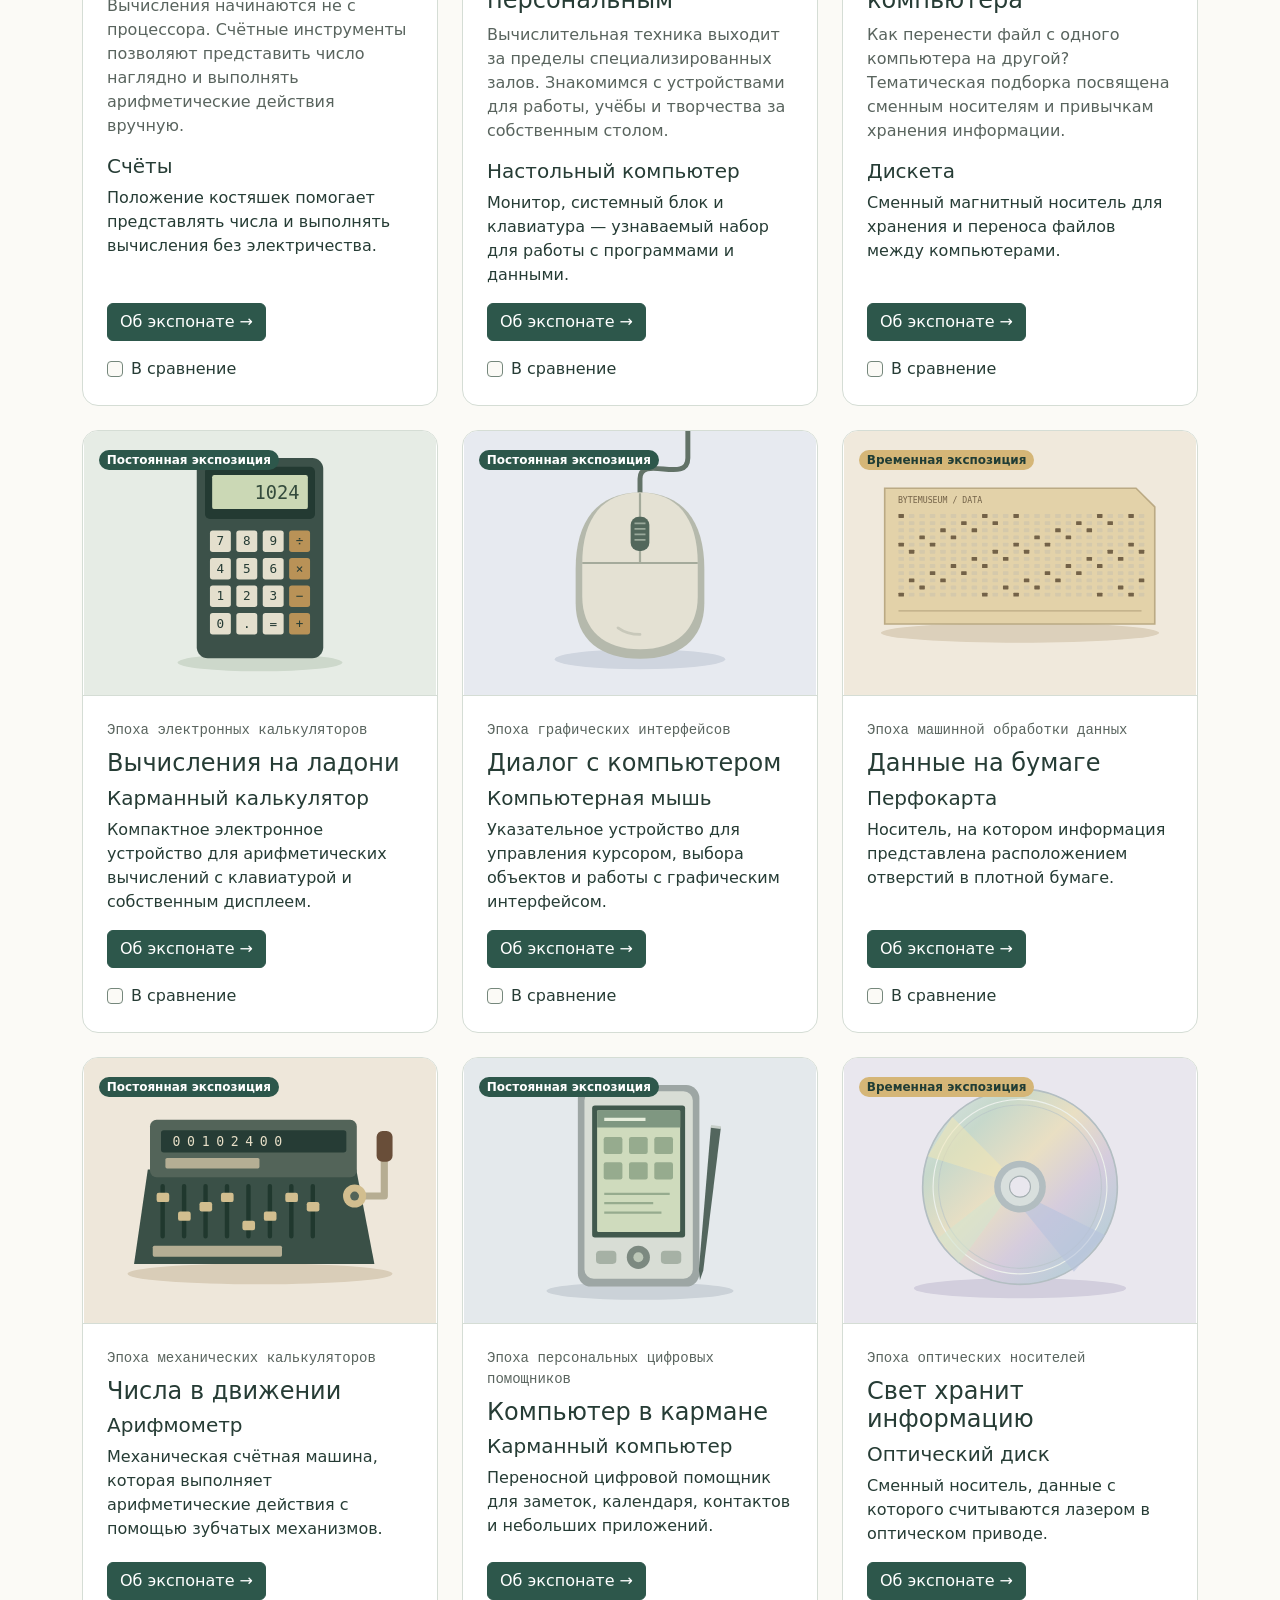
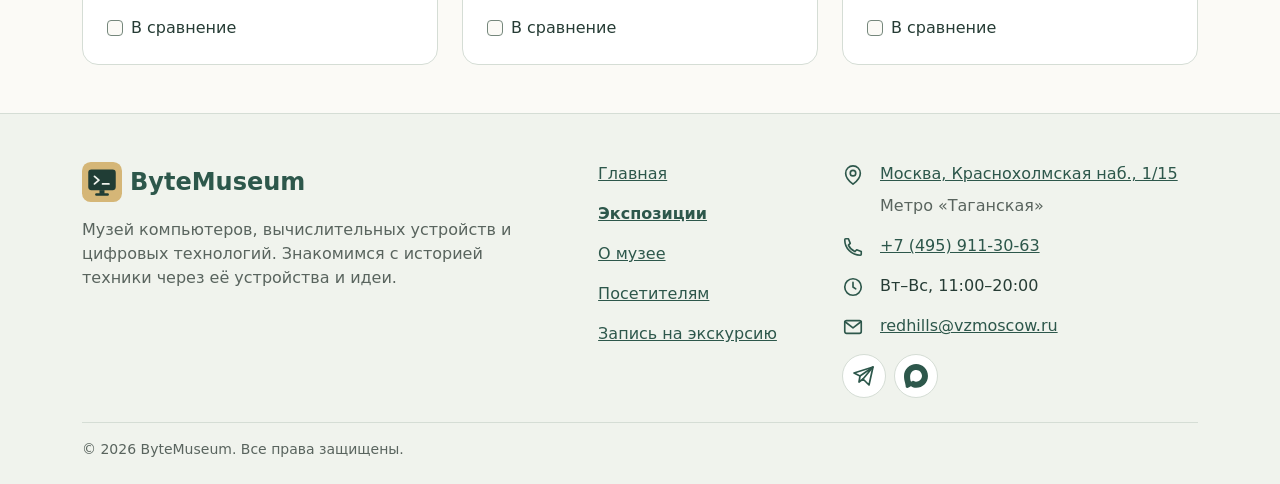
<file: exhibitions.html>
<!DOCTYPE html>
<html lang="ru" data-bs-theme="light">
<head>
  <meta charset="UTF-8">
  <meta name="viewport" content="width=device-width, initial-scale=1.0">
  <meta name="description" content="Постоянные и временные экспозиции ByteMuseum: вычислительные устройства, компьютеры, устройства ввода и носители информации.">
  <title>Экспозиции — ByteMuseum</title>
  <link rel="icon" type="image/svg+xml" href="images/logo.svg">
  <script src="js/theme.js"></script>
  <link rel="stylesheet" href="https://cdn.jsdelivr.net/npm/bootstrap@5.3.8/dist/css/bootstrap.min.css">
  <link rel="stylesheet" href="css/custom.css">
</head>
<body id="top" class="d-flex flex-column min-vh-100">
  <header class="museum-header sticky-top text-white shadow-sm">
    <nav class="museum-nav navbar navbar-expand-xl py-3" data-bs-theme="dark" aria-label="Основная навигация">
      <div class="container">
        <a class="museum-header__brand navbar-brand d-inline-flex align-items-center gap-2 fs-4 mb-0" href="index.html">
          <img class="museum-brand__icon" src="images/logo.svg" width="36" height="36" alt="">
          <span>ByteMuseum</span>
        </a>
        <button class="navbar-toggler" type="button" data-bs-toggle="collapse" data-bs-target="#main-menu" aria-controls="main-menu" aria-expanded="false" aria-label="Открыть или закрыть меню">
          <span class="navbar-toggler-icon"></span>
        </button>
        <div class="collapse navbar-collapse" id="main-menu">
          <ul class="navbar-nav ms-auto gap-xl-3 pt-3 pt-xl-0">
            <li class="nav-item"><a class="museum-nav__link nav-link" href="index.html">Главная</a></li>
            <li class="nav-item"><a class="museum-nav__link nav-link" href="exhibitions.html" aria-current="page">Экспозиции</a></li>
            <li class="nav-item"><a class="museum-nav__link nav-link" href="about.html">О музее</a></li>
            <li class="nav-item"><a class="museum-nav__link nav-link" href="visitors.html">Посетителям</a></li>
            <li class="nav-item"><a class="museum-nav__link nav-link" href="tours.html">Запись на экскурсию</a></li>
          </ul>
          <button id="theme-toggle" class="theme-toggle btn align-items-center justify-content-center ms-xl-3 mt-3 mt-xl-0" type="button" aria-label="Тема: системная. Переключить на тёмную" title="Тема: системная. Переключить на тёмную" hidden>
            <svg width="22" height="22" viewBox="0 0 24 24" fill="none" stroke="currentColor" stroke-width="1.8" stroke-linecap="round" stroke-linejoin="round" aria-hidden="true" focusable="false"><use id="theme-icon" href="images/icons.svg#theme-system"></use></svg>
          </button>
        </div>
      </div>
    </nav>
  </header>

  <main class="container flex-grow-1 py-5">
    <nav class="breadcrumbs mb-4" aria-label="Хлебные крошки">
      <ol class="breadcrumb mb-0">
          <li class="breadcrumb-item"><a href="index.html">Главная</a></li>
          <li class="breadcrumb-item active" aria-current="page">Экспозиции</li>
      </ol>
    </nav>
    <h1 class="display-5 fw-bold mb-3">Экспозиции</h1>
    <p class="lead mb-4">От ручного счёта к цифровой культуре: выберите направление и познакомьтесь с его устройствами.</p>
    <section class="museum-timeline border rounded-4 p-4 mb-5" aria-labelledby="timeline-title" data-reveal>
      <h2 id="timeline-title" class="h3 mb-3">Хронология вычислительной техники</h2>
      <p class="text-body-secondary mb-4">Как менялись способы вычислений: от движения костяшек до программ в кармане. Эти этапы дополняли друг друга, а многие устройства продолжали использоваться одновременно.</p>
      <ol class="museum-timeline__list row row-cols-1 row-cols-lg-4 list-unstyled mb-0">
        <li class="museum-timeline__step col">
          <span class="museum-timeline__number" aria-hidden="true">1</span>
          <h3 class="h5">Ручные вычисления</h3>
          <p class="small text-body-secondary">Человек выполняет действия, а счётный инструмент помогает представить числа и удержать результат.</p>
          <a href="exhibit.html?id=abacus">Счёты</a>
        </li>
        <li class="museum-timeline__step col">
          <span class="museum-timeline__number" aria-hidden="true">2</span>
          <h3 class="h5">Механические машины</h3>
          <p class="small text-body-secondary">Зубчатые механизмы берут на себя арифметические действия и перенос между разрядами.</p>
          <a href="exhibit.html?id=arithmometer">Арифмометр</a>
        </li>
        <li class="museum-timeline__step col">
          <span class="museum-timeline__number" aria-hidden="true">3</span>
          <h3 class="h5">Электронные калькуляторы</h3>
          <p class="small text-body-secondary">Электронная схема считает по нажатию клавиш, а результат появляется на встроенном дисплее.</p>
          <a href="exhibit.html?id=pocket-calculator">Карманный калькулятор</a>
        </li>
        <li class="museum-timeline__step col">
          <span class="museum-timeline__number" aria-hidden="true">4</span>
          <h3 class="h5">Персональные и карманные компьютеры</h3>
          <p class="small text-body-secondary">Программы расширяют круг задач: от работы за столом до заметок и календаря в дороге.</p>
          <ul class="list-unstyled d-flex flex-column gap-2 mb-0">
            <li><a href="exhibit.html?id=personal-computer">Настольный компьютер</a></li>
            <li><a href="exhibit.html?id=handheld-computer">Карманный компьютер</a></li>
          </ul>
        </li>
      </ol>
    </section>
    <nav id="exhibition-directions" class="mb-5" aria-label="Направления экспозиций">
      <ul class="d-flex flex-wrap gap-3 list-unstyled mb-0">
        <li><a href="#abacus">Ручные вычисления</a></li>
        <li><a href="#personal-computer">Персональные компьютеры</a></li>
        <li><a href="#floppy-disk">Носители информации</a></li>
        <li><a href="#pocket-calculator">Калькуляторы</a></li>
        <li><a href="#computer-mouse">Устройства ввода</a></li>
        <li><a href="#arithmometer">Механические вычисления</a></li>
        <li><a href="#handheld-computer">Карманные компьютеры</a></li>
      </ul>
    </nav>

    <form id="exhibition-filters" class="exhibition-filters border rounded-4 p-4 mb-4" role="search" aria-label="Поиск и фильтры экспонатов" hidden>
      <div class="row g-3">
        <div class="col-12 col-lg-5">
          <label class="form-label" for="exhibit-search">Поиск по названию</label>
          <input id="exhibit-search" class="form-control" name="search" type="search" maxlength="100" placeholder="Например, перфокарта" autocomplete="off" aria-controls="exhibitions-list">
        </div>
        <div class="col-12 col-md-6 col-lg-4">
          <label class="form-label" for="exhibit-category">Направление</label>
          <select id="exhibit-category" class="form-select" name="category" aria-controls="exhibitions-list">
            <option value="">Все направления</option>
          </select>
        </div>
        <div class="col-12 col-md-6 col-lg-3">
          <label class="form-label" for="exhibition-type">Тип выставки</label>
          <select id="exhibition-type" class="form-select" name="type" aria-controls="exhibitions-list">
            <option value="">Все выставки</option>
            <option value="permanent">Постоянные</option>
            <option value="temporary">Временные</option>
          </select>
        </div>
      </div>
      <div class="d-flex flex-wrap align-items-center gap-3 mt-3">
        <button class="btn btn-outline-secondary" type="reset">Сбросить фильтры</button>
        <p id="exhibition-count" class="text-body-secondary mb-0" role="status" aria-live="polite" aria-atomic="true"></p>
      </div>
    </form>

    <section id="comparison" class="museum-section exhibit-comparison border rounded-4 p-4 mb-4" aria-labelledby="comparison-title" hidden>
      <h2 id="comparison-title" class="h3 mb-3">Сравнение экспонатов</h2>
      <p id="comparison-help" class="text-body-secondary">Отметьте два или три устройства в карточках ниже. Выбор сохраняется при поиске и фильтрации.</p>
      <p id="comparison-status" role="status" aria-live="polite" aria-atomic="true"></p>
      <ul id="comparison-selected" class="d-flex flex-wrap gap-2 list-unstyled mb-3" aria-label="Выбранные экспонаты"></ul>
      <div class="d-flex flex-wrap gap-3">
        <button id="comparison-show" class="museum-button btn btn-primary" type="button" disabled>Сравнить</button>
        <button id="comparison-clear" class="btn btn-outline-secondary" type="button" disabled>Очистить выбор</button>
      </div>
      <div id="comparison-result" class="mt-4" hidden>
        <h3 id="comparison-result-title" class="h4 mb-3" tabindex="-1">Характеристики рядом</h3>
        <p id="comparison-scroll-help" class="small text-body-secondary">На небольшом экране таблицу можно прокручивать по горизонтали.</p>
        <div class="table-responsive" tabindex="0" role="region" aria-label="Сравнение характеристик экспонатов" aria-describedby="comparison-scroll-help">
          <table class="comparison-table exhibit-specs table table-striped table-bordered align-middle mb-0">
            <caption>Общие характеристики типов устройств; возможности конкретных моделей могут отличаться.</caption>
            <thead id="comparison-head"></thead>
            <tbody id="comparison-body"></tbody>
          </table>
        </div>
      </div>
    </section>

    <div id="exhibition-empty" class="exhibition-empty border rounded-4 p-4 mb-4" hidden>
      <h2 class="h4 mb-3">Экспонаты не найдены</h2>
      <p class="text-body-secondary">Попробуйте другое название или измените выбранные фильтры.</p>
      <button class="museum-button btn btn-primary" type="reset" form="exhibition-filters">Сбросить фильтры</button>
    </div>

    <div id="exhibitions-list" class="row g-4">
      <section id="abacus" class="museum-section col-12 col-md-6 col-lg-4" aria-labelledby="abacus-title">
        <article class="exhibit-card card h-100 overflow-hidden">
          <div class="position-relative">
            <img class="exhibit-card__image card-img-top img-fluid w-100" src="images/abacus.svg" width="640" height="480" alt="Иллюстрация деревянных счётов с рядами костяшек">
            <div class="position-absolute top-0 start-0 m-3"><span class="museum-badge badge rounded-pill">Постоянная экспозиция</span></div>
          </div>
          <div class="card-body d-flex flex-column p-4">
            <p class="exhibit-card__category small text-body-secondary mb-2">До электронных компьютеров</p>
            <h2 id="abacus-title" class="card-title h4">До цифровой эпохи</h2>
            <p class="text-body-secondary">Вычисления начинаются не с процессора. Счётные инструменты позволяют представить число наглядно и выполнять арифметические действия вручную.</p>
            <h3 class="h5">Счёты</h3>
            <p class="card-text">Положение костяшек помогает представлять числа и выполнять вычисления без электричества.</p>
            <a class="museum-button btn btn-primary mt-auto align-self-start" href="exhibit.html?id=abacus" aria-label="Подробнее об экспонате: Счёты">Об экспонате →</a>
          </div>
        </article>
      </section>
      <section id="personal-computer" class="museum-section col-12 col-md-6 col-lg-4" aria-labelledby="personal-computer-title">
        <article class="exhibit-card card h-100 overflow-hidden">
          <div class="position-relative">
            <img class="exhibit-card__image card-img-top img-fluid w-100" src="images/personal-computer.svg" width="640" height="480" alt="Иллюстрация персонального компьютера с монитором, системным блоком и клавиатурой">
            <div class="position-absolute top-0 start-0 m-3"><span class="museum-badge badge rounded-pill">Постоянная экспозиция</span></div>
          </div>
          <div class="card-body d-flex flex-column p-4">
            <p class="exhibit-card__category small text-body-secondary mb-2">Эпоха персональных компьютеров</p>
            <h2 id="personal-computer-title" class="card-title h4">Компьютер становится персональным</h2>
            <p class="text-body-secondary">Вычислительная техника выходит за пределы специализированных залов. Знакомимся с устройствами для работы, учёбы и творчества за собственным столом.</p>
            <h3 class="h5">Настольный компьютер</h3>
            <p class="card-text">Монитор, системный блок и клавиатура — узнаваемый набор для работы с программами и данными.</p>
            <a class="museum-button btn btn-primary mt-auto align-self-start" href="exhibit.html?id=personal-computer" aria-label="Подробнее об экспонате: Настольный компьютер">Об экспонате →</a>
          </div>
        </article>
      </section>
      <section id="floppy-disk" class="museum-section col-12 col-md-6 col-lg-4" aria-labelledby="floppy-disk-title">
        <article class="exhibit-card card h-100 overflow-hidden">
          <div class="position-relative">
            <img class="exhibit-card__image card-img-top img-fluid w-100" src="images/floppy-disk.svg" width="640" height="480" alt="Иллюстрация дискеты в квадратном корпусе с металлической шторкой">
            <div class="position-absolute top-0 start-0 m-3"><span class="museum-badge badge rounded-pill museum-badge--temporary">Временная экспозиция</span></div>
          </div>
          <div class="card-body d-flex flex-column p-4">
            <p class="exhibit-card__category small text-body-secondary mb-2">Эпоха сменных магнитных носителей</p>
            <h2 id="floppy-disk-title" class="card-title h4">Память вне компьютера</h2>
            <p class="text-body-secondary">Как перенести файл с одного компьютера на другой? Тематическая подборка посвящена сменным носителям и привычкам хранения информации.</p>
            <h3 class="h5">Дискета</h3>
            <p class="card-text">Сменный магнитный носитель для хранения и переноса файлов между компьютерами.</p>
            <a class="museum-button btn btn-primary mt-auto align-self-start" href="exhibit.html?id=floppy-disk" aria-label="Подробнее об экспонате: Дискета">Об экспонате →</a>
          </div>
        </article>
      </section>
      <section id="pocket-calculator" class="museum-section col-12 col-md-6 col-lg-4" aria-labelledby="pocket-calculator-title">
        <article class="exhibit-card card h-100 overflow-hidden">
          <div class="position-relative">
            <img class="exhibit-card__image card-img-top img-fluid w-100" src="images/pocket-calculator.svg" width="640" height="480" loading="lazy" alt="Иллюстрация карманного калькулятора с дисплеем и цифровыми клавишами">
            <div class="position-absolute top-0 start-0 m-3"><span class="museum-badge badge rounded-pill">Постоянная экспозиция</span></div>
          </div>
          <div class="card-body d-flex flex-column p-4">
            <p class="exhibit-card__category small text-body-secondary mb-2">Эпоха электронных калькуляторов</p>
            <h2 id="pocket-calculator-title" class="card-title h4">Вычисления на ладони</h2>
            <h3 class="h5">Карманный калькулятор</h3>
            <p class="card-text">Компактное электронное устройство для арифметических вычислений с клавиатурой и собственным дисплеем.</p>
            <a class="museum-button btn btn-primary mt-auto align-self-start" href="exhibit.html?id=pocket-calculator" aria-label="Подробнее об экспонате: Карманный калькулятор">Об экспонате →</a>
          </div>
        </article>
      </section>
      <section id="computer-mouse" class="museum-section col-12 col-md-6 col-lg-4" aria-labelledby="computer-mouse-title">
        <article class="exhibit-card card h-100 overflow-hidden">
          <div class="position-relative">
            <img class="exhibit-card__image card-img-top img-fluid w-100" src="images/computer-mouse.svg" width="640" height="480" loading="lazy" alt="Иллюстрация проводной компьютерной мыши с двумя кнопками и колесом прокрутки">
            <div class="position-absolute top-0 start-0 m-3"><span class="museum-badge badge rounded-pill">Постоянная экспозиция</span></div>
          </div>
          <div class="card-body d-flex flex-column p-4">
            <p class="exhibit-card__category small text-body-secondary mb-2">Эпоха графических интерфейсов</p>
            <h2 id="computer-mouse-title" class="card-title h4">Диалог с компьютером</h2>
            <h3 class="h5">Компьютерная мышь</h3>
            <p class="card-text">Указательное устройство для управления курсором, выбора объектов и работы с графическим интерфейсом.</p>
            <a class="museum-button btn btn-primary mt-auto align-self-start" href="exhibit.html?id=computer-mouse" aria-label="Подробнее об экспонате: Компьютерная мышь">Об экспонате →</a>
          </div>
        </article>
      </section>
      <section id="punched-card" class="museum-section col-12 col-md-6 col-lg-4" aria-labelledby="punched-card-title">
        <article class="exhibit-card card h-100 overflow-hidden">
          <div class="position-relative">
            <img class="exhibit-card__image card-img-top img-fluid w-100" src="images/punched-card.svg" width="640" height="480" loading="lazy" alt="Иллюстрация бумажной перфокарты с рядами прямоугольных отверстий">
            <div class="position-absolute top-0 start-0 m-3"><span class="museum-badge badge rounded-pill museum-badge--temporary">Временная экспозиция</span></div>
          </div>
          <div class="card-body d-flex flex-column p-4">
            <p class="exhibit-card__category small text-body-secondary mb-2">Эпоха машинной обработки данных</p>
            <h2 id="punched-card-title" class="card-title h4">Данные на бумаге</h2>
            <h3 class="h5">Перфокарта</h3>
            <p class="card-text">Носитель, на котором информация представлена расположением отверстий в плотной бумаге.</p>
            <a class="museum-button btn btn-primary mt-auto align-self-start" href="exhibit.html?id=punched-card" aria-label="Подробнее об экспонате: Перфокарта">Об экспонате →</a>
          </div>
        </article>
      </section>
      <section id="arithmometer" class="museum-section col-12 col-md-6 col-lg-4" aria-labelledby="arithmometer-title">
        <article class="exhibit-card card h-100 overflow-hidden">
          <div class="position-relative">
            <img class="exhibit-card__image card-img-top img-fluid w-100" src="images/arithmometer.svg" width="640" height="480" loading="lazy" alt="Иллюстрация механического арифмометра с наборными рычажками, счётными окнами и ручкой">
            <div class="position-absolute top-0 start-0 m-3"><span class="museum-badge badge rounded-pill">Постоянная экспозиция</span></div>
          </div>
          <div class="card-body d-flex flex-column p-4">
            <p class="exhibit-card__category small text-body-secondary mb-2">Эпоха механических калькуляторов</p>
            <h2 id="arithmometer-title" class="card-title h4">Числа в движении</h2>
            <h3 class="h5">Арифмометр</h3>
            <p class="card-text">Механическая счётная машина, которая выполняет арифметические действия с помощью зубчатых механизмов.</p>
            <a class="museum-button btn btn-primary mt-auto align-self-start" href="exhibit.html?id=arithmometer" aria-label="Подробнее об экспонате: Арифмометр">Об экспонате →</a>
          </div>
        </article>
      </section>
      <section id="handheld-computer" class="museum-section col-12 col-md-6 col-lg-4" aria-labelledby="handheld-computer-title">
        <article class="exhibit-card card h-100 overflow-hidden">
          <div class="position-relative">
            <img class="exhibit-card__image card-img-top img-fluid w-100" src="images/handheld-computer.svg" width="640" height="480" loading="lazy" alt="Иллюстрация карманного компьютера с сенсорным экраном, кнопками и стилусом">
            <div class="position-absolute top-0 start-0 m-3"><span class="museum-badge badge rounded-pill">Постоянная экспозиция</span></div>
          </div>
          <div class="card-body d-flex flex-column p-4">
            <p class="exhibit-card__category small text-body-secondary mb-2">Эпоха персональных цифровых помощников</p>
            <h2 id="handheld-computer-title" class="card-title h4">Компьютер в кармане</h2>
            <h3 class="h5">Карманный компьютер</h3>
            <p class="card-text">Переносной цифровой помощник для заметок, календаря, контактов и небольших приложений.</p>
            <a class="museum-button btn btn-primary mt-auto align-self-start" href="exhibit.html?id=handheld-computer" aria-label="Подробнее об экспонате: Карманный компьютер">Об экспонате →</a>
          </div>
        </article>
      </section>
      <section id="optical-disc" class="museum-section col-12 col-md-6 col-lg-4" aria-labelledby="optical-disc-title">
        <article class="exhibit-card card h-100 overflow-hidden">
          <div class="position-relative">
            <img class="exhibit-card__image card-img-top img-fluid w-100" src="images/optical-disc.svg" width="640" height="480" loading="lazy" alt="Иллюстрация оптического диска с центральным отверстием и радужными бликами">
            <div class="position-absolute top-0 start-0 m-3"><span class="museum-badge badge rounded-pill museum-badge--temporary">Временная экспозиция</span></div>
          </div>
          <div class="card-body d-flex flex-column p-4">
            <p class="exhibit-card__category small text-body-secondary mb-2">Эпоха оптических носителей</p>
            <h2 id="optical-disc-title" class="card-title h4">Свет хранит информацию</h2>
            <h3 class="h5">Оптический диск</h3>
            <p class="card-text">Сменный носитель, данные с которого считываются лазером в оптическом приводе.</p>
            <a class="museum-button btn btn-primary mt-auto align-self-start" href="exhibit.html?id=optical-disc" aria-label="Подробнее об экспонате: Оптический диск">Об экспонате →</a>
          </div>
        </article>
      </section>
    </div>
  </main>

  <footer class="museum-footer border-top pt-5 pb-4">
    <div class="container">
      <div class="row g-4">
        <div class="col-12 col-lg-5">
          <a class="museum-footer__brand d-inline-flex align-items-center gap-2 text-decoration-none mb-3" href="index.html">
            <img class="museum-brand__icon" src="images/logo.svg" width="40" height="40" alt="">
            <span class="fs-4 fw-bold">ByteMuseum</span>
          </a>
          <p class="text-body-secondary mb-0">Музей компьютеров, вычислительных устройств и цифровых технологий. Знакомимся с историей техники через её устройства и идеи.</p>
        </div>
        <div class="col-12 col-sm-5 col-lg-3 d-flex justify-content-lg-center">
          <nav aria-label="Навигация в подвале">
            <ul class="d-flex flex-column gap-3 list-unstyled mb-0">
              <li><a class="museum-footer__link" href="index.html">Главная</a></li>
              <li><a class="museum-footer__link" href="exhibitions.html" aria-current="page">Экспозиции</a></li>
              <li><a class="museum-footer__link" href="about.html">О музее</a></li>
              <li><a class="museum-footer__link" href="visitors.html">Посетителям</a></li>
              <li><a class="museum-footer__link" href="tours.html">Запись на экскурсию</a></li>
            </ul>
          </nav>
        </div>
        <div class="col-12 col-sm-7 col-lg-4">
          <ul class="d-flex flex-column gap-3 list-unstyled mb-0">
            <li class="d-flex align-items-start gap-3">
              <svg class="museum-footer__icon" width="22" height="22" viewBox="0 0 24 24" fill="none" stroke="currentColor" stroke-width="1.8" stroke-linecap="round" stroke-linejoin="round" aria-hidden="true" focusable="false"><use href="images/icons.svg#pin"></use></svg>
              <address class="mb-0">
                <span class="visually-hidden">Адрес: </span><a href="visitors.html#directions">Москва, Краснохолмская наб., 1/15</a>
                <span class="d-block text-body-secondary mt-2">Метро «Таганская»</span>
              </address>
            </li>
            <li class="d-flex align-items-start gap-3">
              <svg class="museum-footer__icon" width="22" height="22" viewBox="0 0 24 24" fill="none" stroke="currentColor" stroke-width="1.8" stroke-linecap="round" stroke-linejoin="round" aria-hidden="true" focusable="false"><use href="images/icons.svg#phone"></use></svg>
              <div><span class="visually-hidden">Телефон: </span><a class="museum-footer__contact" href="tel:+74959113063">+7 (495) 911-30-63</a></div>
            </li>
            <li class="d-flex align-items-start gap-3">
              <svg class="museum-footer__icon" width="22" height="22" viewBox="0 0 24 24" fill="none" stroke="currentColor" stroke-width="1.8" stroke-linecap="round" stroke-linejoin="round" aria-hidden="true" focusable="false"><use href="images/icons.svg#clock"></use></svg>
              <div><span class="visually-hidden">Время работы: </span><span>Вт–Вс, 11:00–20:00</span></div>
            </li>
            <li class="d-flex align-items-start gap-3">
              <svg class="museum-footer__icon" width="22" height="22" viewBox="0 0 24 24" fill="none" stroke="currentColor" stroke-width="1.8" stroke-linecap="round" stroke-linejoin="round" aria-hidden="true" focusable="false"><use href="images/icons.svg#mail"></use></svg>
              <div><span class="visually-hidden">Электронная почта: </span><a class="museum-footer__contact" href="mailto:redhills@vzmoscow.ru">redhills@vzmoscow.ru</a></div>
            </li>
            <li>
              <div class="social-links d-flex align-items-center gap-2" role="group" aria-label="Социальные сети">
                <a class="social-links__link" href="https://t.me/kholmygallery" target="_blank" rel="noopener noreferrer" aria-label="Telegram (откроется в новой вкладке)" title="Telegram">
                  <svg width="24" height="24" viewBox="0 0 24 24" aria-hidden="true" focusable="false"><use href="images/icons.svg#telegram"></use></svg>
                </a>
                <a class="social-links__link" href="https://max.ru/" target="_blank" rel="noopener noreferrer" aria-label="MAX (откроется в новой вкладке)" title="MAX">
                  <svg width="24" height="24" viewBox="0 0 24 24" aria-hidden="true" focusable="false"><use href="images/icons.svg#max"></use></svg>
                </a>
              </div>
            </li>
          </ul>
        </div>
      </div>
      <div class="museum-footer__bottom border-top mt-4 pt-3">
        <p class="text-body-secondary small mb-0">&copy; 2026 ByteMuseum. Все права защищены.</p>
      </div>
    </div>
  </footer>

  <a class="museum-button back-to-top btn btn-primary position-fixed bottom-0 end-0 m-3 shadow z-3" href="#top" aria-label="Вернуться к началу страницы">Наверх</a>

  <script src="js/exhibits-data.js" defer></script>
  <script src="js/exhibitions.js" defer></script>
  <script src="js/comparison.js" defer></script>
  <script src="js/animations.js" defer></script>
  <script src="https://cdn.jsdelivr.net/npm/bootstrap@5.3.8/dist/js/bootstrap.bundle.min.js"></script>
</body>
</html>
</file>
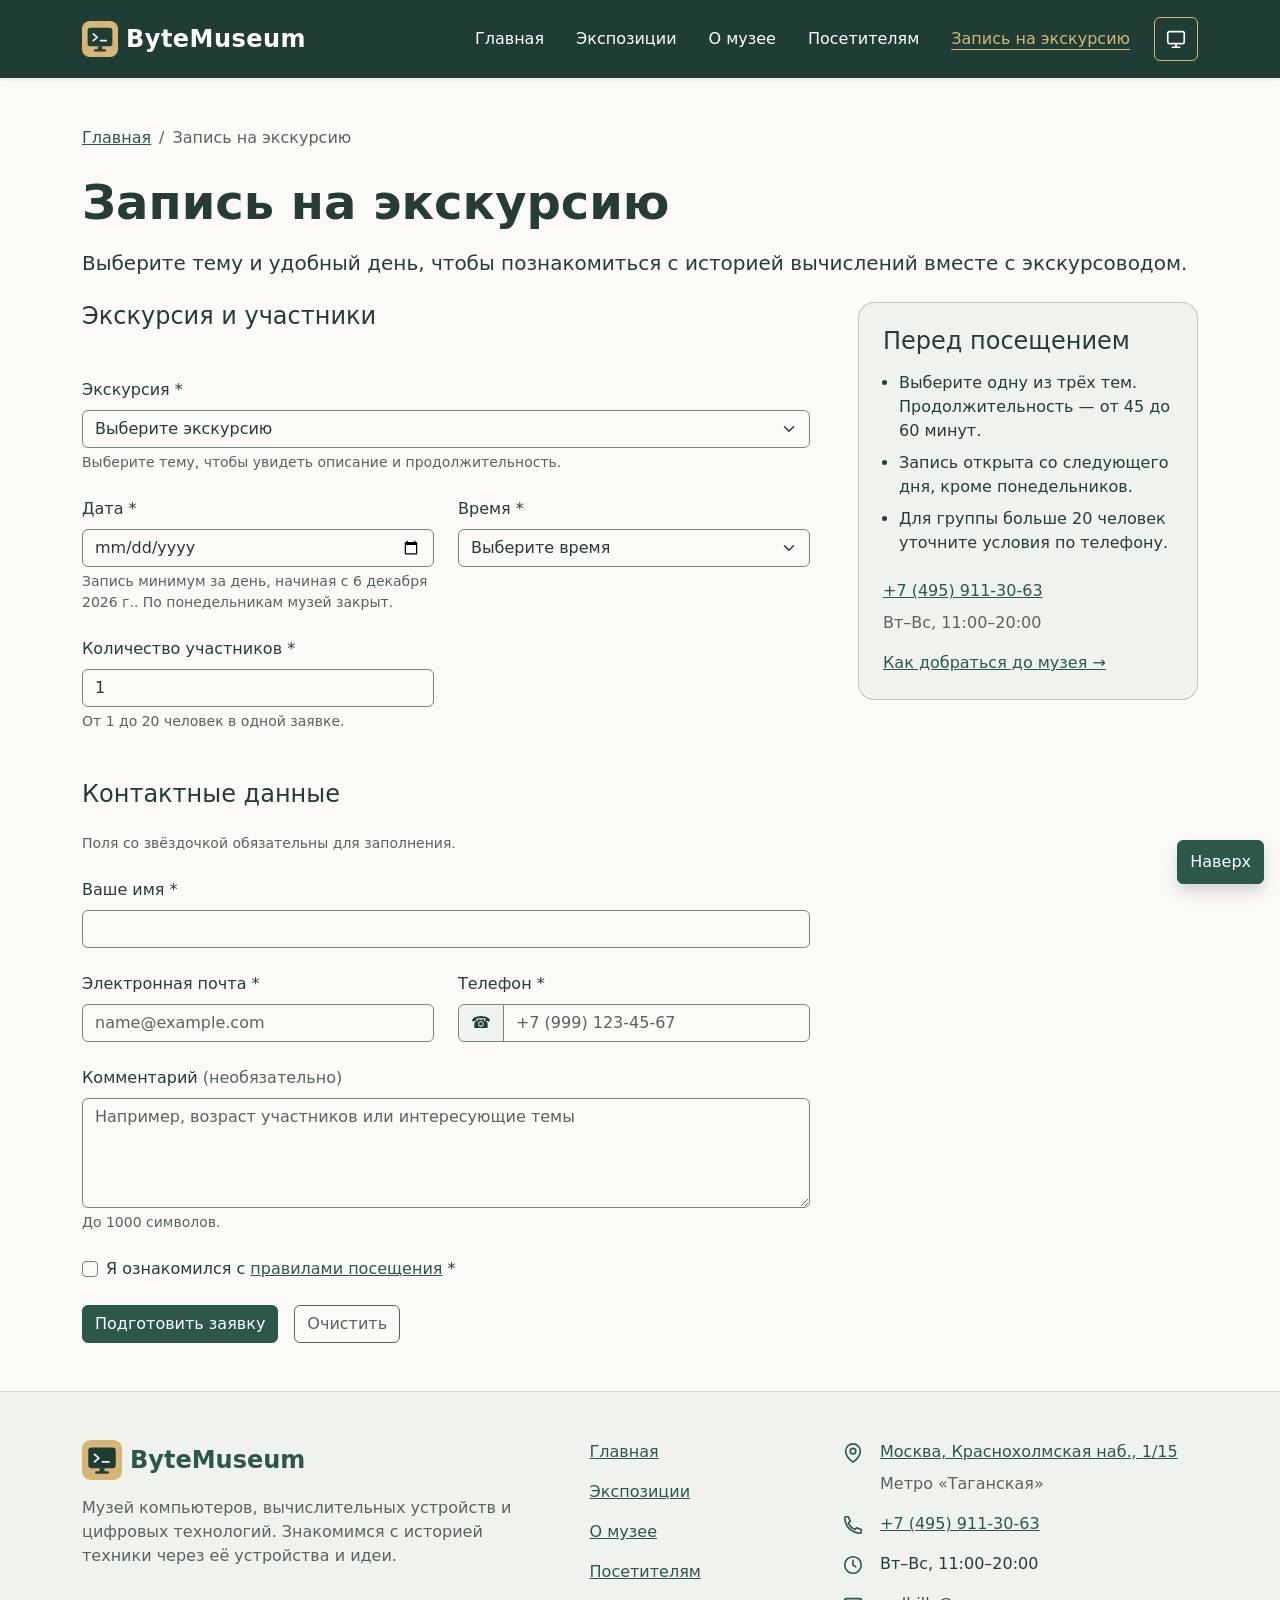
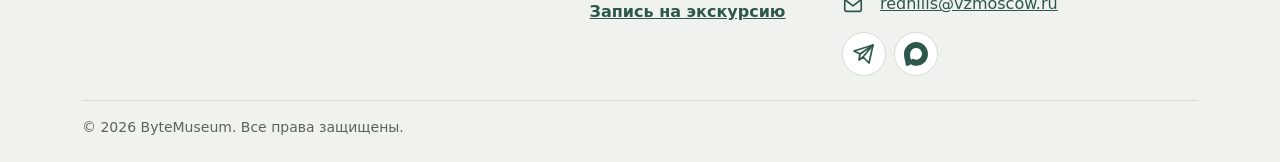
<file: tours.html>
<!DOCTYPE html>
<html lang="ru" data-bs-theme="light">
<head>
  <meta charset="UTF-8">
  <meta name="viewport" content="width=device-width, initial-scale=1.0">
  <meta name="description" content="Выберите экскурсию по ByteMuseum, дату и время посещения, число участников и заполните контактные данные.">
  <title>Запись на экскурсию — ByteMuseum</title>
  <link rel="icon" type="image/svg+xml" href="images/logo.svg">
  <script src="js/theme.js"></script>
  <link rel="stylesheet" href="https://cdn.jsdelivr.net/npm/bootstrap@5.3.8/dist/css/bootstrap.min.css">
  <link rel="stylesheet" href="css/custom.css">
</head>
<body id="top" class="d-flex flex-column min-vh-100">
  <header class="museum-header sticky-top text-white shadow-sm">
    <nav class="museum-nav navbar navbar-expand-xl py-3" data-bs-theme="dark" aria-label="Основная навигация">
      <div class="container">
        <a class="museum-header__brand navbar-brand d-inline-flex align-items-center gap-2 fs-4 mb-0" href="index.html">
          <img class="museum-brand__icon" src="images/logo.svg" width="36" height="36" alt="">
          <span>ByteMuseum</span>
        </a>
        <button class="navbar-toggler" type="button" data-bs-toggle="collapse" data-bs-target="#main-menu" aria-controls="main-menu" aria-expanded="false" aria-label="Открыть или закрыть меню">
          <span class="navbar-toggler-icon"></span>
        </button>
        <div class="collapse navbar-collapse" id="main-menu">
          <ul class="navbar-nav ms-auto gap-xl-3 pt-3 pt-xl-0">
            <li class="nav-item"><a class="museum-nav__link nav-link" href="index.html">Главная</a></li>
            <li class="nav-item"><a class="museum-nav__link nav-link" href="exhibitions.html">Экспозиции</a></li>
            <li class="nav-item"><a class="museum-nav__link nav-link" href="about.html">О музее</a></li>
            <li class="nav-item"><a class="museum-nav__link nav-link" href="visitors.html">Посетителям</a></li>
            <li class="nav-item"><a class="museum-nav__link nav-link" href="tours.html" aria-current="page">Запись на экскурсию</a></li>
          </ul>
          <button id="theme-toggle" class="theme-toggle btn align-items-center justify-content-center ms-xl-3 mt-3 mt-xl-0" type="button" aria-label="Тема: системная. Переключить на тёмную" title="Тема: системная. Переключить на тёмную" hidden>
            <svg width="22" height="22" viewBox="0 0 24 24" fill="none" stroke="currentColor" stroke-width="1.8" stroke-linecap="round" stroke-linejoin="round" aria-hidden="true" focusable="false"><use id="theme-icon" href="images/icons.svg#theme-system"></use></svg>
          </button>
        </div>
      </div>
    </nav>
  </header>

  <main class="container flex-grow-1 py-5">
    <nav class="breadcrumbs mb-4" aria-label="Хлебные крошки">
      <ol class="breadcrumb mb-0">
        <li class="breadcrumb-item"><a href="index.html">Главная</a></li>
        <li class="breadcrumb-item active" aria-current="page">Запись на экскурсию</li>
      </ol>
    </nav>
    <h1 class="display-5 fw-bold mb-3">Запись на экскурсию</h1>
    <p class="lead mb-4">Выберите тему и удобный день, чтобы познакомиться с историей вычислений вместе с экскурсоводом.</p>

    <div class="row g-4 g-lg-5">
      <div class="col-12 col-lg-8">
        <noscript><p class="alert alert-warning">Для работы формы включите JavaScript. Записаться также можно по телефону +7 (495) 911-30-63.</p></noscript>
        <p id="tour-unavailable" class="alert alert-warning" role="alert" hidden>Не удалось загрузить форму. Обновите страницу или свяжитесь с музеем по телефону.</p>
        <form id="tour-form" class="tour-form" method="post">
          <div id="tour-errors" class="alert alert-danger" role="alert" hidden>Проверьте отмеченные поля. Подсказки помогут исправить данные.</div>
          <fieldset id="tour-fields" disabled>
            <legend class="visually-hidden">Заявка на экскурсию</legend>
            <fieldset class="mb-5">
              <legend class="h4 mb-4">Экскурсия и участники</legend>
              <div class="row g-4">
                <div class="col-12">
                  <label class="form-label" for="tour">Экскурсия <span aria-hidden="true">*</span></label>
                  <select class="form-select" id="tour" name="tour" required aria-describedby="tour-help tour-error">
                    <option value="">Выберите экскурсию</option>
                  </select>
                  <div id="tour-help" class="form-text" aria-live="polite">Выберите тему, чтобы увидеть описание и продолжительность.</div>
                  <div id="tour-error" class="invalid-feedback">Выберите экскурсию.</div>
                </div>
                <div class="col-12 col-md-6">
                  <label class="form-label" for="visit-date">Дата <span aria-hidden="true">*</span></label>
                  <input class="form-control" id="visit-date" name="date" type="date" required aria-describedby="date-help date-error">
                  <div id="date-help" class="form-text">Запись минимум за день. По понедельникам музей закрыт.</div>
                  <div id="date-error" class="invalid-feedback">Укажите дату экскурсии.</div>
                </div>
                <div class="col-12 col-md-6">
                  <label class="form-label" for="visit-time">Время <span aria-hidden="true">*</span></label>
                  <select class="form-select" id="visit-time" name="time" required aria-describedby="time-error">
                    <option value="">Выберите время</option>
                    <option value="11:00">11:00</option>
                    <option value="13:00">13:00</option>
                    <option value="15:00">15:00</option>
                    <option value="17:00">17:00</option>
                  </select>
                  <div id="time-error" class="invalid-feedback">Выберите время экскурсии.</div>
                </div>
                <div class="col-12 col-md-6">
                  <label class="form-label" for="participants">Количество участников <span aria-hidden="true">*</span></label>
                  <input class="form-control" id="participants" name="participants" type="number" min="1" max="20" step="1" value="1" required aria-describedby="participants-help participants-error">
                  <div id="participants-help" class="form-text">От 1 до 20 человек в одной заявке.</div>
                  <div id="participants-error" class="invalid-feedback">Укажите целое число от 1 до 20.</div>
                </div>
              </div>
            </fieldset>

            <fieldset class="mb-4">
              <legend class="h4 mb-4">Контактные данные</legend>
              <p class="text-body-secondary small mb-4">Поля со звёздочкой обязательны для заполнения.</p>
              <div class="row g-4">
                <div class="col-12">
                  <label class="form-label" for="visitor-name">Ваше имя <span aria-hidden="true">*</span></label>
                  <input class="form-control" id="visitor-name" name="name" type="text" autocomplete="name" minlength="2" maxlength="80" required aria-describedby="name-error">
                  <div id="name-error" class="invalid-feedback">Укажите имя длиной от 2 до 80 символов.</div>
                </div>
                <div class="col-12 col-md-6">
                  <label class="form-label" for="visitor-email">Электронная почта <span aria-hidden="true">*</span></label>
                  <input class="form-control" id="visitor-email" name="email" type="email" autocomplete="email" maxlength="254" required placeholder="name@example.com" aria-describedby="email-error">
                  <div id="email-error" class="invalid-feedback">Укажите корректный адрес электронной почты.</div>
                </div>
                <div class="col-12 col-md-6">
                  <label class="form-label" for="visitor-phone">Телефон <span aria-hidden="true">*</span></label>
                  <div class="input-group has-validation">
                    <span class="input-group-text" aria-hidden="true">☎</span>
                    <input class="form-control" id="visitor-phone" name="phone" type="tel" inputmode="tel" autocomplete="tel" maxlength="30" required placeholder="+7 (999) 123-45-67" aria-describedby="phone-error">
                    <div id="phone-error" class="invalid-feedback">Укажите телефон: от 10 до 15 цифр, допустимы пробелы, скобки и дефисы.</div>
                  </div>
                </div>
                <div class="col-12">
                  <label class="form-label" for="comment">Комментарий <span class="text-body-secondary">(необязательно)</span></label>
                  <textarea class="form-control" id="comment" name="comment" rows="4" maxlength="1000" aria-describedby="comment-help" placeholder="Например, возраст участников или интересующие темы"></textarea>
                  <div id="comment-help" class="form-text">До 1000 символов.</div>
                </div>
              </div>
            </fieldset>

            <div class="form-check mb-4">
              <input class="form-check-input" id="tour-agreement" name="agreement" type="checkbox" required aria-describedby="agreement-error">
              <label class="form-check-label" for="tour-agreement">Я ознакомился с <a href="visitors.html#rules" target="_blank" rel="noopener noreferrer">правилами посещения</a> <span aria-hidden="true">*</span></label>
              <div id="agreement-error" class="invalid-feedback">Подтвердите ознакомление с правилами.</div>
            </div>
            <div class="d-flex flex-wrap gap-3">
              <button id="tour-submit" class="museum-button btn btn-primary" type="submit">Подготовить заявку</button>
              <button class="btn btn-outline-secondary" type="reset">Очистить</button>
            </div>
          </fieldset>
        </form>
      </div>

      <aside class="col-12 col-lg-4" aria-labelledby="tour-note-title" data-reveal>
        <div class="tour-note card rounded-4">
          <div class="card-body p-4">
            <h2 id="tour-note-title" class="h4 mb-3">Перед посещением</h2>
            <ul class="ps-3 mb-4">
              <li class="mb-2">Выберите одну из трёх тем. Продолжительность — от 45 до 60 минут.</li>
              <li class="mb-2">Запись открыта со следующего дня, кроме понедельников.</li>
              <li>Для группы больше 20 человек уточните условия по телефону.</li>
            </ul>
            <p class="mb-2"><a href="tel:+74959113063">+7 (495) 911-30-63</a></p>
            <p class="text-body-secondary mb-3">Вт–Вс, 11:00–20:00</p>
            <a href="visitors.html#directions">Как добраться до музея →</a>
          </div>
        </div>
      </aside>
    </div>
  </main>

  <div id="tour-result" class="modal fade" tabindex="-1" aria-labelledby="tour-result-title" aria-describedby="tour-result-description" aria-hidden="true">
    <div class="modal-dialog modal-dialog-centered modal-dialog-scrollable">
      <div class="modal-content">
        <div class="modal-header">
          <h2 id="tour-result-title" class="modal-title fs-4">Заявка подготовлена</h2>
          <button class="btn-close" type="button" data-bs-dismiss="modal" aria-label="Закрыть"></button>
        </div>
        <div class="modal-body">
          <p id="tour-result-description" class="museum-notice alert alert-success">Данные отправлены в музей.</p>
          <dl class="tour-summary row mb-0">
            <dt class="col-sm-4">Экскурсия</dt><dd id="summary-tour" class="col-sm-8"></dd>
            <dt class="col-sm-4">Длительность</dt><dd id="summary-duration" class="col-sm-8"></dd>
            <dt class="col-sm-4">Дата</dt><dd id="summary-date" class="col-sm-8"></dd>
            <dt class="col-sm-4">Время</dt><dd id="summary-time" class="col-sm-8"></dd>
            <dt class="col-sm-4">Участники</dt><dd id="summary-participants" class="col-sm-8"></dd>
            <dt class="col-sm-4">Имя</dt><dd id="summary-name" class="col-sm-8"></dd>
            <dt class="col-sm-4">Почта</dt><dd id="summary-email" class="col-sm-8"></dd>
            <dt class="col-sm-4">Телефон</dt><dd id="summary-phone" class="col-sm-8"></dd>
            <dt class="col-sm-4">Комментарий</dt><dd id="summary-comment" class="tour-summary__comment col-sm-8"></dd>
          </dl>
        </div>
        <div class="modal-footer">
          <button class="museum-button btn btn-primary" type="button" data-bs-dismiss="modal">Вернуться к форме</button>
        </div>
      </div>
    </div>
  </div>

  <footer class="museum-footer border-top pt-5 pb-4">
    <div class="container">
      <div class="row g-4">
        <div class="col-12 col-lg-5">
          <a class="museum-footer__brand d-inline-flex align-items-center gap-2 text-decoration-none mb-3" href="index.html">
            <img class="museum-brand__icon" src="images/logo.svg" width="40" height="40" alt="">
            <span class="fs-4 fw-bold">ByteMuseum</span>
          </a>
          <p class="text-body-secondary mb-0">Музей компьютеров, вычислительных устройств и цифровых технологий. Знакомимся с историей техники через её устройства и идеи.</p>
        </div>
        <div class="col-12 col-sm-5 col-lg-3 d-flex justify-content-lg-center">
          <nav aria-label="Навигация в подвале">
            <ul class="d-flex flex-column gap-3 list-unstyled mb-0">
              <li><a class="museum-footer__link" href="index.html">Главная</a></li>
              <li><a class="museum-footer__link" href="exhibitions.html">Экспозиции</a></li>
              <li><a class="museum-footer__link" href="about.html">О музее</a></li>
              <li><a class="museum-footer__link" href="visitors.html">Посетителям</a></li>
              <li><a class="museum-footer__link" href="tours.html" aria-current="page">Запись на экскурсию</a></li>
            </ul>
          </nav>
        </div>
        <div class="col-12 col-sm-7 col-lg-4">
          <ul class="d-flex flex-column gap-3 list-unstyled mb-0">
            <li class="d-flex align-items-start gap-3">
              <svg class="museum-footer__icon" width="22" height="22" viewBox="0 0 24 24" fill="none" stroke="currentColor" stroke-width="1.8" stroke-linecap="round" stroke-linejoin="round" aria-hidden="true" focusable="false"><use href="images/icons.svg#pin"></use></svg>
              <address class="mb-0">
                <span class="visually-hidden">Адрес: </span><a href="visitors.html#directions">Москва, Краснохолмская наб., 1/15</a>
                <span class="d-block text-body-secondary mt-2">Метро «Таганская»</span>
              </address>
            </li>
            <li class="d-flex align-items-start gap-3">
              <svg class="museum-footer__icon" width="22" height="22" viewBox="0 0 24 24" fill="none" stroke="currentColor" stroke-width="1.8" stroke-linecap="round" stroke-linejoin="round" aria-hidden="true" focusable="false"><use href="images/icons.svg#phone"></use></svg>
              <div><span class="visually-hidden">Телефон: </span><a class="museum-footer__contact" href="tel:+74959113063">+7 (495) 911-30-63</a></div>
            </li>
            <li class="d-flex align-items-start gap-3">
              <svg class="museum-footer__icon" width="22" height="22" viewBox="0 0 24 24" fill="none" stroke="currentColor" stroke-width="1.8" stroke-linecap="round" stroke-linejoin="round" aria-hidden="true" focusable="false"><use href="images/icons.svg#clock"></use></svg>
              <div><span class="visually-hidden">Время работы: </span><span>Вт–Вс, 11:00–20:00</span></div>
            </li>
            <li class="d-flex align-items-start gap-3">
              <svg class="museum-footer__icon" width="22" height="22" viewBox="0 0 24 24" fill="none" stroke="currentColor" stroke-width="1.8" stroke-linecap="round" stroke-linejoin="round" aria-hidden="true" focusable="false"><use href="images/icons.svg#mail"></use></svg>
              <div><span class="visually-hidden">Электронная почта: </span><a class="museum-footer__contact" href="mailto:redhills@vzmoscow.ru">redhills@vzmoscow.ru</a></div>
            </li>
            <li>
              <div class="social-links d-flex align-items-center gap-2" role="group" aria-label="Социальные сети">
                <a class="social-links__link" href="https://t.me/kholmygallery" target="_blank" rel="noopener noreferrer" aria-label="Telegram (откроется в новой вкладке)" title="Telegram">
                  <svg width="24" height="24" viewBox="0 0 24 24" aria-hidden="true" focusable="false"><use href="images/icons.svg#telegram"></use></svg>
                </a>
                <a class="social-links__link" href="https://max.ru/" target="_blank" rel="noopener noreferrer" aria-label="MAX (откроется в новой вкладке)" title="MAX">
                  <svg width="24" height="24" viewBox="0 0 24 24" aria-hidden="true" focusable="false"><use href="images/icons.svg#max"></use></svg>
                </a>
              </div>
            </li>
          </ul>
        </div>
      </div>
      <div class="museum-footer__bottom border-top mt-4 pt-3">
        <p class="text-body-secondary small mb-0">&copy; 2026 ByteMuseum. Все права защищены.</p>
      </div>
    </div>
  </footer>

  <a class="museum-button back-to-top btn btn-primary position-fixed bottom-0 end-0 m-3 shadow z-3" href="#top" aria-label="Вернуться к началу страницы">Наверх</a>

  <script src="js/tours-data.js" defer></script>
  <script src="js/tours.js" defer></script>
  <script src="js/animations.js" defer></script>
  <script src="https://cdn.jsdelivr.net/npm/bootstrap@5.3.8/dist/js/bootstrap.bundle.min.js"></script>
</body>
</html>
</file>
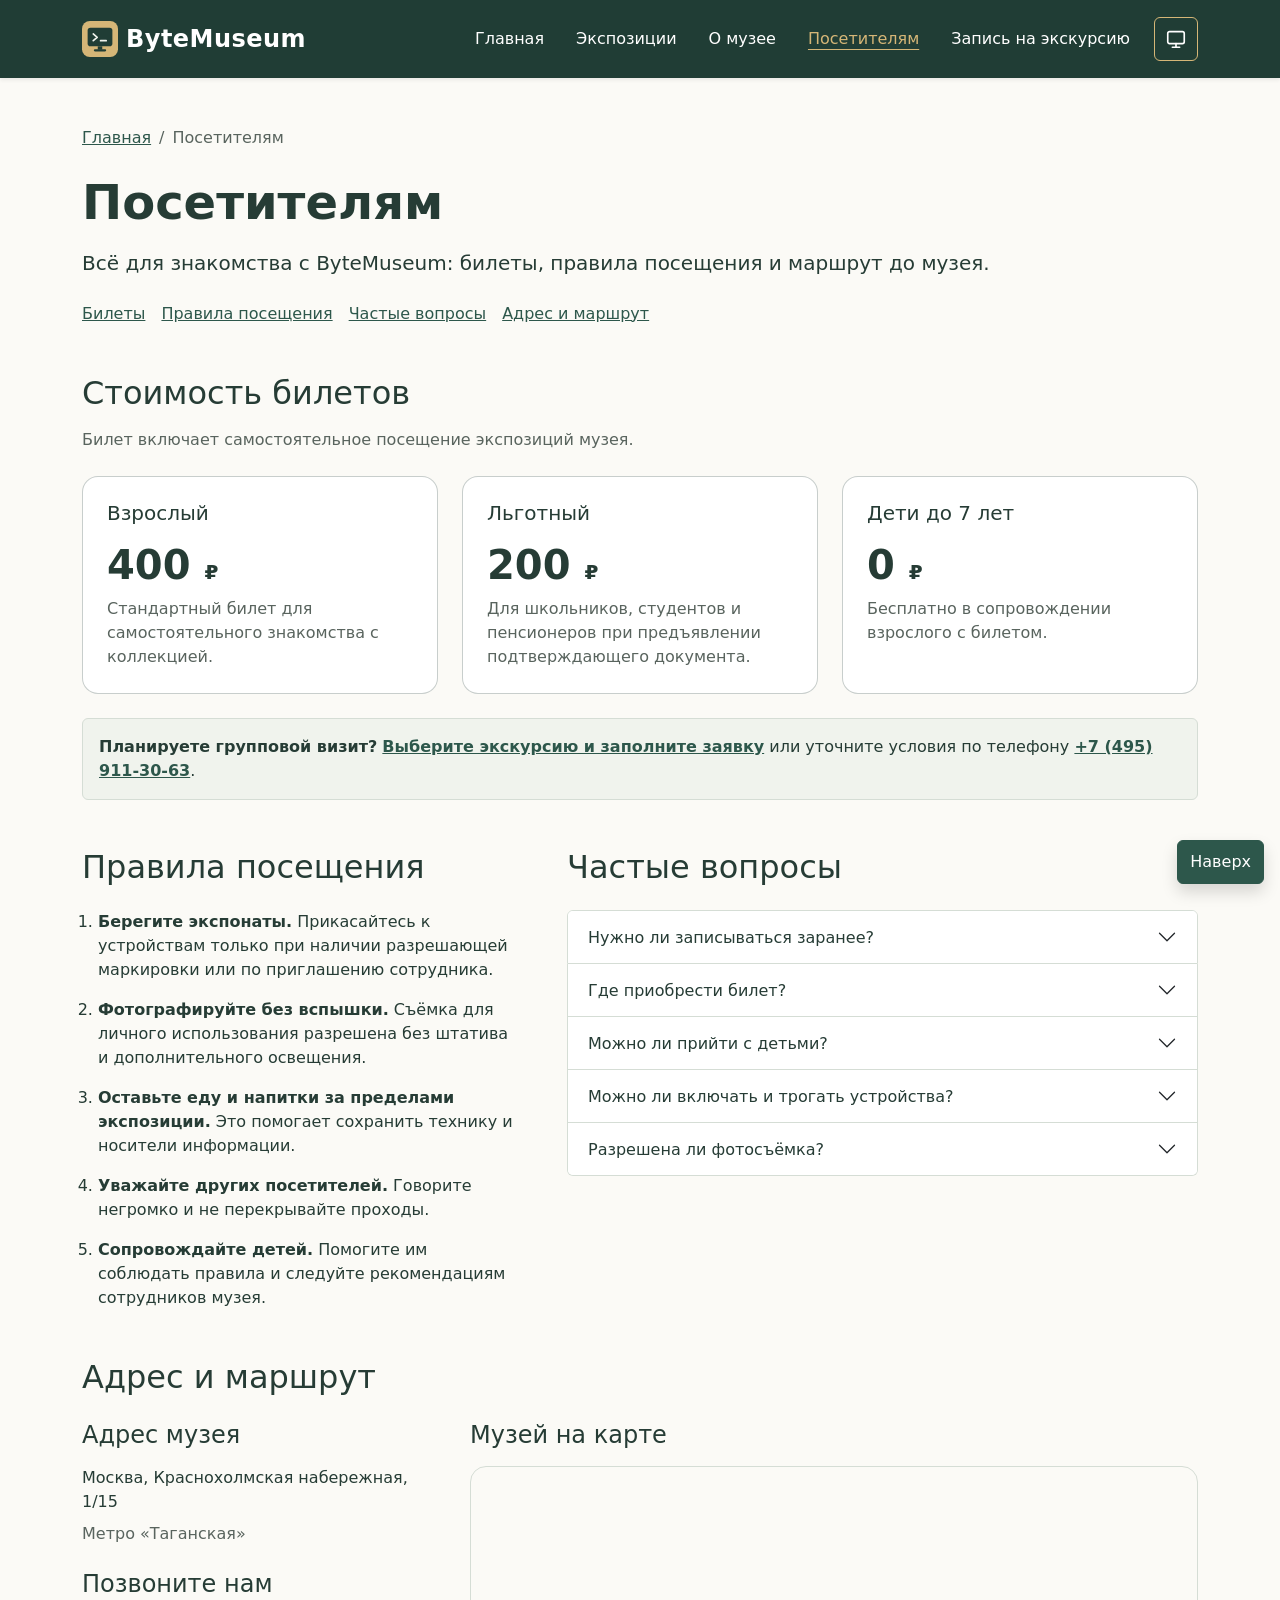
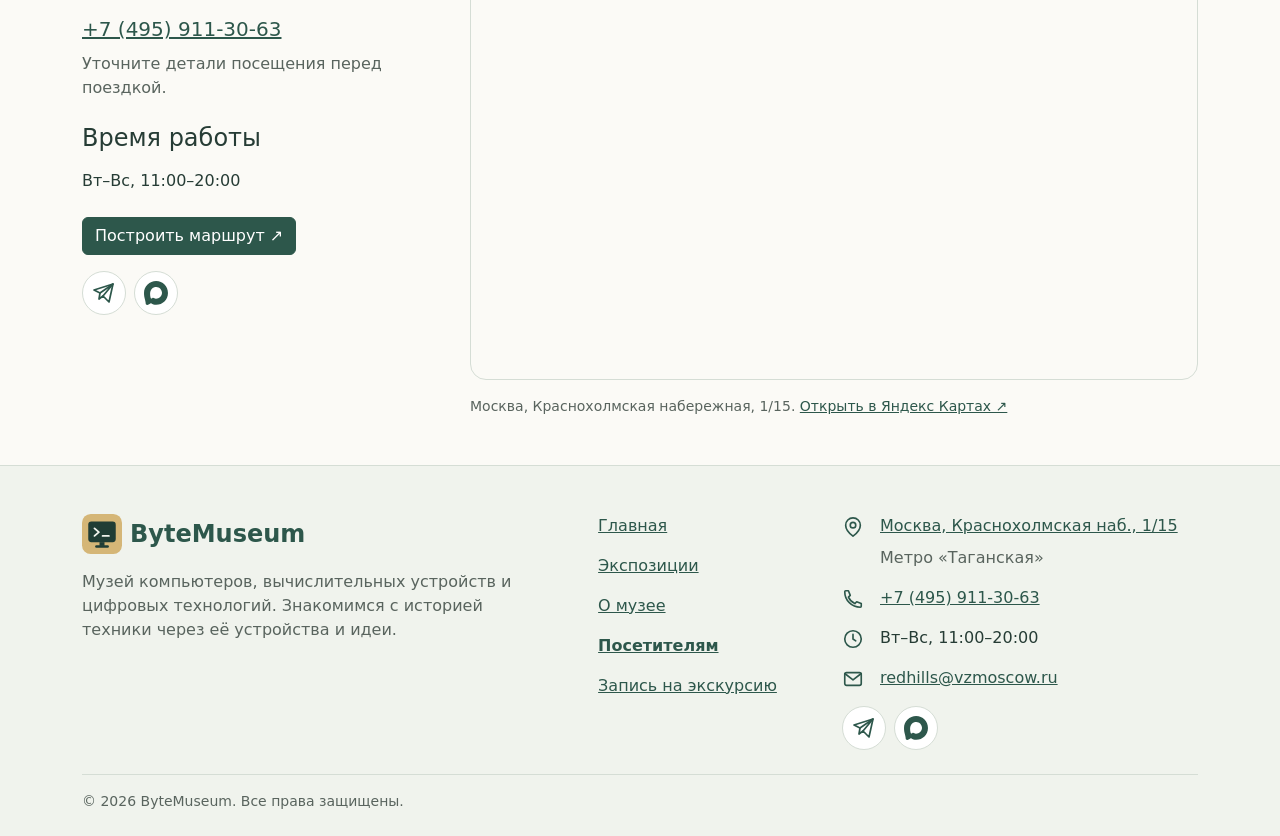
<file: visitors.html>
<!DOCTYPE html>
<html lang="ru" data-bs-theme="light">
<head>
  <meta charset="UTF-8">
  <meta name="viewport" content="width=device-width, initial-scale=1.0">
  <meta name="description" content="Посещение ByteMuseum: стоимость билетов, правила, ответы на вопросы, время работы, телефон, адрес и Яндекс Карты.">
  <title>Посетителям — ByteMuseum</title>
  <link rel="icon" type="image/svg+xml" href="images/logo.svg">
  <script src="js/theme.js"></script>
  <link rel="stylesheet" href="https://cdn.jsdelivr.net/npm/bootstrap@5.3.8/dist/css/bootstrap.min.css">
  <link rel="stylesheet" href="css/custom.css">
</head>
<body id="top" class="d-flex flex-column min-vh-100">
  <header class="museum-header sticky-top text-white shadow-sm">
    <nav class="museum-nav navbar navbar-expand-xl py-3" data-bs-theme="dark" aria-label="Основная навигация">
      <div class="container">
        <a class="museum-header__brand navbar-brand d-inline-flex align-items-center gap-2 fs-4 mb-0" href="index.html">
          <img class="museum-brand__icon" src="images/logo.svg" width="36" height="36" alt="">
          <span>ByteMuseum</span>
        </a>
        <button class="navbar-toggler" type="button" data-bs-toggle="collapse" data-bs-target="#main-menu" aria-controls="main-menu" aria-expanded="false" aria-label="Открыть или закрыть меню">
          <span class="navbar-toggler-icon"></span>
        </button>
        <div class="collapse navbar-collapse" id="main-menu">
          <ul class="navbar-nav ms-auto gap-xl-3 pt-3 pt-xl-0">
            <li class="nav-item"><a class="museum-nav__link nav-link" href="index.html">Главная</a></li>
            <li class="nav-item"><a class="museum-nav__link nav-link" href="exhibitions.html">Экспозиции</a></li>
            <li class="nav-item"><a class="museum-nav__link nav-link" href="about.html">О музее</a></li>
            <li class="nav-item"><a class="museum-nav__link nav-link" href="visitors.html" aria-current="page">Посетителям</a></li>
            <li class="nav-item"><a class="museum-nav__link nav-link" href="tours.html">Запись на экскурсию</a></li>
          </ul>
          <button id="theme-toggle" class="theme-toggle btn align-items-center justify-content-center ms-xl-3 mt-3 mt-xl-0" type="button" aria-label="Тема: системная. Переключить на тёмную" title="Тема: системная. Переключить на тёмную" hidden>
            <svg width="22" height="22" viewBox="0 0 24 24" fill="none" stroke="currentColor" stroke-width="1.8" stroke-linecap="round" stroke-linejoin="round" aria-hidden="true" focusable="false"><use id="theme-icon" href="images/icons.svg#theme-system"></use></svg>
          </button>
        </div>
      </div>
    </nav>
  </header>

  <main class="container flex-grow-1 py-5">
    <nav class="breadcrumbs mb-4" aria-label="Хлебные крошки">
      <ol class="breadcrumb mb-0">
        <li class="breadcrumb-item"><a href="index.html">Главная</a></li>
        <li class="breadcrumb-item active" aria-current="page">Посетителям</li>
      </ol>
    </nav>
    <h1 class="display-5 fw-bold mb-3">Посетителям</h1>
    <p class="lead mb-4">Всё для знакомства с ByteMuseum: билеты, правила посещения и маршрут до музея.</p>
    <nav class="mb-5" aria-label="Информация для посетителей">
      <ul class="d-flex flex-wrap gap-3 list-unstyled mb-0">
        <li><a href="#tickets">Билеты</a></li>
        <li><a href="#rules">Правила посещения</a></li>
        <li><a href="#faq">Частые вопросы</a></li>
        <li><a href="#directions">Адрес и маршрут</a></li>
      </ul>
    </nav>

    <section id="tickets" class="museum-section mb-5" aria-labelledby="tickets-title" data-reveal>
      <h2 id="tickets-title" class="mb-3">Стоимость билетов</h2>
      <p class="text-body-secondary mb-4">Билет включает самостоятельное посещение экспозиций музея.</p>
      <div class="row g-4">
        <div class="col-12 col-md-4">
          <article class="visitor-ticket card rounded-4 h-100">
            <div class="card-body p-4">
              <h3 class="h5 mb-3">Взрослый</h3>
              <p class="display-6 fw-bold mb-2">400 <span class="fs-5">₽</span></p>
              <p class="text-body-secondary mb-0">Стандартный билет для самостоятельного знакомства с коллекцией.</p>
            </div>
          </article>
        </div>
        <div class="col-12 col-md-4">
          <article class="visitor-ticket card rounded-4 h-100">
            <div class="card-body p-4">
              <h3 class="h5 mb-3">Льготный</h3>
              <p class="display-6 fw-bold mb-2">200 <span class="fs-5">₽</span></p>
              <p class="text-body-secondary mb-0">Для школьников, студентов и пенсионеров при предъявлении подтверждающего документа.</p>
            </div>
          </article>
        </div>
        <div class="col-12 col-md-4">
          <article class="visitor-ticket card rounded-4 h-100">
            <div class="card-body p-4">
              <h3 class="h5 mb-3">Дети до 7 лет</h3>
              <p class="display-6 fw-bold mb-2">0 <span class="fs-5">₽</span></p>
              <p class="text-body-secondary mb-0">Бесплатно в сопровождении взрослого с билетом.</p>
            </div>
          </article>
        </div>
      </div>
      <div class="museum-notice alert alert-info mt-4 mb-0" role="note">
        <strong>Планируете групповой визит?</strong> <a class="alert-link" href="tours.html">Выберите экскурсию и заполните заявку</a> или уточните условия по телефону <a class="alert-link" href="tel:+74959113063">+7 (495) 911-30-63</a>.
      </div>
    </section>

    <div class="row g-4 g-lg-5 mb-5">
      <section id="rules" class="museum-section col-12 col-lg-5" aria-labelledby="rules-title" data-reveal>
        <h2 id="rules-title" class="mb-4">Правила посещения</h2>
        <ol class="ps-3 mb-0">
          <li class="mb-3"><strong>Берегите экспонаты.</strong> Прикасайтесь к устройствам только при наличии разрешающей маркировки или по приглашению сотрудника.</li>
          <li class="mb-3"><strong>Фотографируйте без вспышки.</strong> Съёмка для личного использования разрешена без штатива и дополнительного освещения.</li>
          <li class="mb-3"><strong>Оставьте еду и напитки за пределами экспозиции.</strong> Это помогает сохранить технику и носители информации.</li>
          <li class="mb-3"><strong>Уважайте других посетителей.</strong> Говорите негромко и не перекрывайте проходы.</li>
          <li><strong>Сопровождайте детей.</strong> Помогите им соблюдать правила и следуйте рекомендациям сотрудников музея.</li>
        </ol>
      </section>
      <section id="faq" class="museum-section col-12 col-lg-7" aria-labelledby="faq-title" data-reveal>
        <h2 id="faq-title" class="mb-4">Частые вопросы</h2>
        <div class="museum-faq accordion" id="visitors-faq">
          <div class="accordion-item">
            <h3 class="accordion-header">
              <button id="faq-booking-button" class="accordion-button collapsed" type="button" data-bs-toggle="collapse" data-bs-target="#faq-booking-answer" aria-expanded="false" aria-controls="faq-booking-answer">Нужно ли записываться заранее?</button>
            </h3>
            <div id="faq-booking-answer" class="accordion-collapse collapse" aria-labelledby="faq-booking-button" data-bs-parent="#visitors-faq">
              <div class="accordion-body">Для самостоятельного посещения запись не требуется. Для экскурсии <a href="tours.html">выберите тему и подготовьте заявку</a>. Если вы собираетесь прийти большой группой, заранее свяжитесь с музеем по телефону.</div>
            </div>
          </div>
          <div class="accordion-item">
            <h3 class="accordion-header">
              <button id="faq-tickets-button" class="accordion-button collapsed" type="button" data-bs-toggle="collapse" data-bs-target="#faq-tickets-answer" aria-expanded="false" aria-controls="faq-tickets-answer">Где приобрести билет?</button>
            </h3>
            <div id="faq-tickets-answer" class="accordion-collapse collapse" aria-labelledby="faq-tickets-button" data-bs-parent="#visitors-faq">
              <div class="accordion-body">Билеты на самостоятельное посещение можно приобрести в кассе музея. Для льготного билета возьмите с собой документ, подтверждающий право на льготу.</div>
            </div>
          </div>
          <div class="accordion-item">
            <h3 class="accordion-header">
              <button id="faq-children-button" class="accordion-button collapsed" type="button" data-bs-toggle="collapse" data-bs-target="#faq-children-answer" aria-expanded="false" aria-controls="faq-children-answer">Можно ли прийти с детьми?</button>
            </h3>
            <div id="faq-children-answer" class="accordion-collapse collapse" aria-labelledby="faq-children-button" data-bs-parent="#visitors-faq">
              <div class="accordion-body">Да. Дети до 7 лет посещают музей бесплатно в сопровождении взрослого с билетом. Для школьников предусмотрен льготный тариф.</div>
            </div>
          </div>
          <div class="accordion-item">
            <h3 class="accordion-header">
              <button id="faq-devices-button" class="accordion-button collapsed" type="button" data-bs-toggle="collapse" data-bs-target="#faq-devices-answer" aria-expanded="false" aria-controls="faq-devices-answer">Можно ли включать и трогать устройства?</button>
            </h3>
            <div id="faq-devices-answer" class="accordion-collapse collapse" aria-labelledby="faq-devices-button" data-bs-parent="#visitors-faq">
              <div class="accordion-body">Только с разрешения сотрудника или при наличии специальной маркировки. Многие устройства и носители требуют бережного обращения.</div>
            </div>
          </div>
          <div class="accordion-item">
            <h3 class="accordion-header">
              <button id="faq-photos-button" class="accordion-button collapsed" type="button" data-bs-toggle="collapse" data-bs-target="#faq-photos-answer" aria-expanded="false" aria-controls="faq-photos-answer">Разрешена ли фотосъёмка?</button>
            </h3>
            <div id="faq-photos-answer" class="accordion-collapse collapse" aria-labelledby="faq-photos-button" data-bs-parent="#visitors-faq">
              <div class="accordion-body">Для личного использования можно фотографировать без вспышки и штатива. Профессиональную съёмку необходимо предварительно согласовать с музеем.</div>
            </div>
          </div>
        </div>
      </section>
    </div>

    <section id="directions" class="museum-section" aria-labelledby="directions-title" data-reveal>
      <h2 id="directions-title" class="mb-4">Адрес и маршрут</h2>
      <div class="row g-4 g-lg-5">
        <div class="col-12 col-lg-4">
          <section class="mb-4" aria-labelledby="visitors-address-title">
            <h3 id="visitors-address-title" class="h4 mb-3">Адрес музея</h3>
            <address class="mb-0">
              Москва, Краснохолмская набережная, 1/15
              <span class="d-block text-body-secondary mt-2">Метро «Таганская»</span>
            </address>
          </section>
          <section class="mb-4" aria-labelledby="visitors-phone-title">
            <h3 id="visitors-phone-title" class="h4 mb-3">Позвоните нам</h3>
            <a class="fs-5" href="tel:+74959113063">+7 (495) 911-30-63</a>
            <p class="text-body-secondary mt-2 mb-0">Уточните детали посещения перед поездкой.</p>
          </section>
          <section class="mb-4" aria-labelledby="visitors-hours-title">
            <h3 id="visitors-hours-title" class="h4 mb-3">Время работы</h3>
            <p class="mb-0">Вт–Вс, 11:00–20:00</p>
          </section>
          <a class="museum-button btn btn-primary" href="https://yandex.ru/maps/?rtext=~55.736332%2C37.651090&amp;rtt=mt" target="_blank" rel="noopener noreferrer">Построить маршрут ↗</a>
          <div class="social-links d-flex align-items-center gap-2 mt-3" role="group" aria-label="Социальные сети">
            <a class="social-links__link" href="https://t.me/kholmygallery" target="_blank" rel="noopener noreferrer" aria-label="Telegram (откроется в новой вкладке)" title="Telegram">
              <svg width="24" height="24" viewBox="0 0 24 24" aria-hidden="true" focusable="false"><use href="images/icons.svg#telegram"></use></svg>
            </a>
            <a class="social-links__link" href="https://max.ru/" target="_blank" rel="noopener noreferrer" aria-label="MAX (откроется в новой вкладке)" title="MAX">
              <svg width="24" height="24" viewBox="0 0 24 24" aria-hidden="true" focusable="false"><use href="images/icons.svg#max"></use></svg>
            </a>
          </div>
        </div>
        <section class="col-12 col-lg-8" aria-labelledby="visitors-map-title">
          <h3 id="visitors-map-title" class="h4 mb-3">Музей на карте</h3>
          <div class="border rounded-4 overflow-hidden">
            <iframe class="visitors-map" src="https://yandex.ru/map-widget/v1/?ll=37.651090%2C55.736332&amp;z=17&amp;pt=37.651090%2C55.736332%2Cpm2rdm&amp;lang=ru_RU" width="900" height="480" title="Расположение музея: Москва, Краснохолмская набережная, 1/15" loading="lazy" allowfullscreen></iframe>
          </div>
          <p class="small text-body-secondary mt-3 mb-0">Москва, Краснохолмская набережная, 1/15. <a href="https://yandex.ru/maps/?ll=37.651090%2C55.736332&amp;z=17&amp;pt=37.651090%2C55.736332%2Cpm2rdm" target="_blank" rel="noopener noreferrer">Открыть в Яндекс Картах ↗</a></p>
        </section>
      </div>
    </section>
  </main>

  <footer class="museum-footer border-top pt-5 pb-4">
    <div class="container">
      <div class="row g-4">
        <div class="col-12 col-lg-5">
          <a class="museum-footer__brand d-inline-flex align-items-center gap-2 text-decoration-none mb-3" href="index.html">
            <img class="museum-brand__icon" src="images/logo.svg" width="40" height="40" alt="">
            <span class="fs-4 fw-bold">ByteMuseum</span>
          </a>
          <p class="text-body-secondary mb-0">Музей компьютеров, вычислительных устройств и цифровых технологий. Знакомимся с историей техники через её устройства и идеи.</p>
        </div>
        <div class="col-12 col-sm-5 col-lg-3 d-flex justify-content-lg-center">
          <nav aria-label="Навигация в подвале">
            <ul class="d-flex flex-column gap-3 list-unstyled mb-0">
              <li><a class="museum-footer__link" href="index.html">Главная</a></li>
              <li><a class="museum-footer__link" href="exhibitions.html">Экспозиции</a></li>
              <li><a class="museum-footer__link" href="about.html">О музее</a></li>
              <li><a class="museum-footer__link" href="visitors.html" aria-current="page">Посетителям</a></li>
              <li><a class="museum-footer__link" href="tours.html">Запись на экскурсию</a></li>
            </ul>
          </nav>
        </div>
        <div class="col-12 col-sm-7 col-lg-4">
          <ul class="d-flex flex-column gap-3 list-unstyled mb-0">
            <li class="d-flex align-items-start gap-3">
              <svg class="museum-footer__icon" width="22" height="22" viewBox="0 0 24 24" fill="none" stroke="currentColor" stroke-width="1.8" stroke-linecap="round" stroke-linejoin="round" aria-hidden="true" focusable="false"><use href="images/icons.svg#pin"></use></svg>
              <address class="mb-0">
                <span class="visually-hidden">Адрес: </span><a href="visitors.html#directions">Москва, Краснохолмская наб., 1/15</a>
                <span class="d-block text-body-secondary mt-2">Метро «Таганская»</span>
              </address>
            </li>
            <li class="d-flex align-items-start gap-3">
              <svg class="museum-footer__icon" width="22" height="22" viewBox="0 0 24 24" fill="none" stroke="currentColor" stroke-width="1.8" stroke-linecap="round" stroke-linejoin="round" aria-hidden="true" focusable="false"><use href="images/icons.svg#phone"></use></svg>
              <div><span class="visually-hidden">Телефон: </span><a class="museum-footer__contact" href="tel:+74959113063">+7 (495) 911-30-63</a></div>
            </li>
            <li class="d-flex align-items-start gap-3">
              <svg class="museum-footer__icon" width="22" height="22" viewBox="0 0 24 24" fill="none" stroke="currentColor" stroke-width="1.8" stroke-linecap="round" stroke-linejoin="round" aria-hidden="true" focusable="false"><use href="images/icons.svg#clock"></use></svg>
              <div><span class="visually-hidden">Время работы: </span><span>Вт–Вс, 11:00–20:00</span></div>
            </li>
            <li class="d-flex align-items-start gap-3">
              <svg class="museum-footer__icon" width="22" height="22" viewBox="0 0 24 24" fill="none" stroke="currentColor" stroke-width="1.8" stroke-linecap="round" stroke-linejoin="round" aria-hidden="true" focusable="false"><use href="images/icons.svg#mail"></use></svg>
              <div><span class="visually-hidden">Электронная почта: </span><a class="museum-footer__contact" href="mailto:redhills@vzmoscow.ru">redhills@vzmoscow.ru</a></div>
            </li>
            <li>
              <div class="social-links d-flex align-items-center gap-2" role="group" aria-label="Социальные сети">
                <a class="social-links__link" href="https://t.me/kholmygallery" target="_blank" rel="noopener noreferrer" aria-label="Telegram (откроется в новой вкладке)" title="Telegram">
                  <svg width="24" height="24" viewBox="0 0 24 24" aria-hidden="true" focusable="false"><use href="images/icons.svg#telegram"></use></svg>
                </a>
                <a class="social-links__link" href="https://max.ru/" target="_blank" rel="noopener noreferrer" aria-label="MAX (откроется в новой вкладке)" title="MAX">
                  <svg width="24" height="24" viewBox="0 0 24 24" aria-hidden="true" focusable="false"><use href="images/icons.svg#max"></use></svg>
                </a>
              </div>
            </li>
          </ul>
        </div>
      </div>
      <div class="museum-footer__bottom border-top mt-4 pt-3">
        <p class="text-body-secondary small mb-0">&copy; 2026 ByteMuseum. Все права защищены.</p>
      </div>
    </div>
  </footer>

  <a class="museum-button back-to-top btn btn-primary position-fixed bottom-0 end-0 m-3 shadow z-3" href="#top" aria-label="Вернуться к началу страницы">Наверх</a>

  <script src="js/animations.js" defer></script>
  <script src="https://cdn.jsdelivr.net/npm/bootstrap@5.3.8/dist/js/bootstrap.bundle.min.js"></script>
</body>
</html>
</file>
<file: css/custom.css>
:root {
  /* Палитра светлой темы и общие размеры. */
  color-scheme: light;
  --museum-brand: #2d574b;
  --museum-brand-rgb: 45, 87, 75;
  --museum-brand-hover: #234438;
  --museum-brand-hover-rgb: 35, 68, 56;
  --museum-on-brand: #ffffff;
  --museum-button-bg: #2d574b;
  --museum-button-hover: #234438;
  --museum-button-active: #203d35;
  --museum-header: #203d35;
  --museum-accent: #d5b677;
  --museum-focus: #986414;
  --museum-surface: #ffffff;
  --museum-surface-muted: #f0f3ed;
  --museum-input-border: #75877c;
  --museum-radius: 1rem;
  --museum-anchor-offset: 10rem;

  /* Переменные Bootstrap: текст, поверхности, ссылки и состояния форм. */
  --bs-primary: var(--museum-brand);
  --bs-primary-rgb: var(--museum-brand-rgb);
  --bs-primary-text-emphasis: #234438;
  --bs-primary-bg-subtle: #e5eee7;
  --bs-primary-border-subtle: #a2b7aa;
  --bs-body-color: #263c35;
  --bs-body-color-rgb: 38, 60, 53;
  --bs-body-bg: #fbfaf6;
  --bs-body-bg-rgb: 251, 250, 246;
  --bs-emphasis-color: #182a23;
  --bs-emphasis-color-rgb: 24, 42, 35;
  --bs-secondary-color: #59645e;
  --bs-secondary-color-rgb: 89, 100, 94;
  --bs-secondary-bg: #e5ebe4;
  --bs-secondary-bg-rgb: 229, 235, 228;
  --bs-tertiary-color: #626c66;
  --bs-tertiary-color-rgb: 98, 108, 102;
  --bs-tertiary-bg: var(--museum-surface-muted);
  --bs-tertiary-bg-rgb: 240, 243, 237;
  --bs-border-color: #d5ddd5;
  --bs-border-color-translucent: rgba(38, 60, 53, 0.25);
  --bs-link-color: var(--museum-brand);
  --bs-link-color-rgb: var(--museum-brand-rgb);
  --bs-link-hover-color: var(--museum-brand-hover);
  --bs-link-hover-color-rgb: var(--museum-brand-hover-rgb);
  --bs-form-valid-color: #146c43;
  --bs-form-valid-border-color: #146c43;
  --bs-form-invalid-color: #b02a37;
  --bs-form-invalid-border-color: #b02a37;
}

:root[data-bs-theme="dark"] {
  color-scheme: dark;
  --museum-brand: #9bcbb5;
  --museum-brand-rgb: 155, 203, 181;
  --museum-brand-hover: #c1e4d2;
  --museum-brand-hover-rgb: 193, 228, 210;
  --museum-on-brand: #142c23;
  --museum-button-bg: #356653;
  --museum-button-hover: #407a64;
  --museum-button-active: #2d574b;
  --museum-header: #162b24;
  --museum-focus: #e1c48c;
  --museum-surface: #202e28;
  --museum-surface-muted: #26382f;
  --museum-input-border: #789184;
  --bs-primary-text-emphasis: #b2ddc7;
  --bs-primary-bg-subtle: #243c30;
  --bs-primary-border-subtle: #648b74;
  --bs-body-color: #e5ede6;
  --bs-body-color-rgb: 229, 237, 230;
  --bs-body-bg: #17221c;
  --bs-body-bg-rgb: 23, 34, 28;
  --bs-emphasis-color: #f5faf5;
  --bs-emphasis-color-rgb: 245, 250, 245;
  --bs-secondary-color: #b4c4b9;
  --bs-secondary-color-rgb: 180, 196, 185;
  --bs-secondary-bg: #304338;
  --bs-secondary-bg-rgb: 48, 67, 56;
  --bs-tertiary-color: #a6b9ac;
  --bs-tertiary-color-rgb: 166, 185, 172;
  --bs-tertiary-bg-rgb: 38, 56, 47;
  --bs-border-color: #52675a;
  --bs-border-color-translucent: rgba(229, 237, 230, 0.25);
  --bs-form-valid-color: #92d7b4;
  --bs-form-valid-border-color: #92d7b4;
  --bs-form-invalid-color: #ffa8b1;
  --bs-form-invalid-border-color: #ffa8b1;
}

/* Базовое поведение и клавиатурная навигация */
html {
  overscroll-behavior: none;
}

a:focus-visible,
.museum-button:focus-visible,
.navbar-toggler:focus-visible,
.table-responsive:focus-visible {
  outline: 3px solid var(--museum-focus);
  outline-offset: 4px;
}

.museum-section {
  scroll-margin-top: var(--museum-anchor-offset);
}

/* Шапка и навигация */
.museum-header {
  background-color: var(--museum-header);
}

.museum-header__brand {
  font-weight: 700;
  letter-spacing: 0.02em;
}

.museum-brand__icon {
  flex-shrink: 0;
}

.museum-footer__contact {
  overflow-wrap: anywhere;
}

.museum-footer__icon {
  flex-shrink: 0;
  margin-top: 0.125rem;
  color: var(--museum-brand);
}

.museum-footer__link[aria-current="page"] {
  font-weight: 600;
}

.social-links__link {
  display: inline-flex;
  align-items: center;
  justify-content: center;
  flex-shrink: 0;
  width: 44px;
  height: 44px;
  color: var(--museum-brand);
  background-color: var(--museum-surface);
  border: 1px solid var(--bs-border-color);
  border-radius: 50%;
}

.social-links__link:hover,
.social-links__link:focus-visible {
  color: var(--museum-on-brand);
  background-color: var(--museum-brand);
  border-color: var(--museum-brand);
}

.museum-footer__bottom {
  /* Оставляем место для фиксированной ссылки «Наверх». */
  padding-right: 7rem;
}

.museum-header a:focus-visible,
.museum-header .navbar-toggler:focus-visible {
  outline-color: var(--museum-accent);
}

.museum-nav__link {
  display: inline-block;
  padding-block: 0.25rem;
  color: #ffffff;
  text-decoration: underline;
  text-decoration-color: transparent;
  text-underline-offset: 0.3em;
}

.museum-nav__link:hover,
.museum-nav__link:focus-visible,
.museum-nav__link[aria-current="page"] {
  color: var(--museum-accent);
  text-decoration-color: currentColor;
}

.museum-nav .navbar-toggler {
  min-width: 48px;
  min-height: 44px;
}

.theme-toggle {
  --bs-btn-color: #ffffff;
  --bs-btn-border-color: var(--museum-accent);
  --bs-btn-hover-color: var(--museum-header);
  --bs-btn-hover-bg: var(--museum-accent);
  --bs-btn-hover-border-color: var(--museum-accent);
  --bs-btn-active-color: var(--museum-header);
  --bs-btn-active-bg: var(--museum-accent);
  --bs-btn-active-border-color: var(--museum-accent);
  min-height: 44px;
  width: 44px;
  padding: 0;
}

.theme-toggle:not([hidden]) {
  display: inline-flex;
}

.theme-toggle[hidden] {
  display: none;
}

.theme-toggle:focus-visible {
  outline: 3px solid var(--museum-accent);
  outline-offset: 4px;
}

.theme-toggle[data-theme-mode="dark"] {
  color: var(--museum-header);
  background-color: var(--museum-accent);
}

/* Главный блок и преимущества */
.museum-hero,
.museum-footer {
  background-color: var(--museum-surface-muted);
}

.museum-hero__eyebrow,
.exhibit-card__category {
  font-family: var(--bs-font-monospace);
}

.museum-hero__eyebrow {
  color: var(--museum-brand);
}

.museum-hero__title {
  letter-spacing: -0.035em;
}

.museum-hero__image {
  border: 1px solid var(--bs-border-color);
}

.museum-benefit {
  border-top: 3px solid var(--museum-accent);
}

/* Хронология: вертикальная на телефоне, горизонтальная на широком экране. */
.museum-timeline {
  background-color: var(--museum-surface-muted);
}

.museum-timeline__list {
  margin: 0 0 0 0.75rem;
  padding-top: 0.75rem;
}

.museum-timeline__step {
  position: relative;
  padding: 0 0 2rem 2rem;
  border-left: 2px solid var(--museum-brand);
}

.museum-timeline__step:last-child {
  padding-bottom: 0;
  border-color: transparent;
}

.museum-timeline__number {
  position: absolute;
  top: 0;
  left: -0.85rem;
  display: inline-flex;
  align-items: center;
  justify-content: center;
  width: 1.6rem;
  height: 1.6rem;
  border-radius: 50%;
  color: var(--museum-on-brand);
  background-color: var(--museum-brand);
  font-size: 0.875rem;
  font-weight: 600;
}

/* Экспозиции и экспонаты */
.exhibition-filters {
  background-color: var(--museum-surface-muted);
}

.exhibition-empty {
  background-color: var(--museum-surface);
}

.exhibit-comparison {
  background-color: var(--museum-surface);
}

.comparison-table {
  table-layout: fixed;
  min-width: 42rem;
}

.comparison-table thead th {
  width: auto;
}

.comparison-table--three {
  min-width: 54rem;
}

.comparison-table th:first-child {
  width: 10rem;
}

.comparison-table th,
.comparison-table td {
  overflow-wrap: anywhere;
}

#comparison-result-title {
  scroll-margin-top: var(--museum-anchor-offset);
}

.comparison-choice .form-check-input:checked {
  background-color: var(--museum-button-bg);
  border-color: var(--museum-button-bg);
}

.exhibit-card {
  background-color: var(--museum-surface);
  border: 1px solid var(--bs-border-color);
  border-radius: var(--museum-radius);
}

.exhibit-card--featured {
  border-color: var(--museum-brand);
}

.exhibit-card__image {
  display: block;
  aspect-ratio: 4 / 3;
  object-fit: contain;
  border-bottom: 1px solid var(--bs-border-color);
}

.museum-badge {
  color: var(--museum-on-brand);
  background-color: var(--museum-brand);
}

.museum-badge--temporary {
  color: var(--museum-header);
  background-color: var(--museum-accent);
}

.exhibit-specs {
  --bs-table-color: var(--bs-body-color);
  --bs-table-bg: var(--museum-surface);
  --bs-table-striped-color: var(--bs-body-color);
  --bs-table-striped-bg: var(--museum-surface-muted);
}

.exhibit-specs th {
  width: 40%;
  font-weight: 600;
}

/* Информация для посетителей */
.visitor-ticket {
  --bs-card-bg: var(--museum-surface);
}

.museum-notice {
  --bs-alert-color: var(--bs-body-color);
  --bs-alert-bg: var(--museum-surface-muted);
  --bs-alert-border-color: var(--bs-border-color);
  --bs-alert-link-color: var(--museum-brand);
}

.museum-faq {
  --bs-accordion-bg: var(--museum-surface);
  --bs-accordion-color: var(--bs-body-color);
  --bs-accordion-btn-color: var(--bs-body-color);
  --bs-accordion-active-color: var(--museum-brand);
  --bs-accordion-active-bg: var(--museum-surface-muted);
  --bs-accordion-btn-focus-box-shadow: inset 0 0 0 3px var(--museum-focus);
}

/* Форма записи и предварительный просмотр заявки */
.form-control,
.form-select,
.form-check-input,
.input-group-text {
  border-color: var(--museum-input-border);
}

.btn-outline-secondary {
  --bs-btn-color: var(--bs-secondary-color);
  --bs-btn-border-color: var(--bs-secondary-color);
  --bs-btn-hover-color: var(--bs-body-bg);
  --bs-btn-hover-bg: var(--bs-body-color);
  --bs-btn-hover-border-color: var(--bs-body-color);
  --bs-btn-active-color: var(--bs-body-bg);
  --bs-btn-active-bg: var(--bs-body-color);
  --bs-btn-active-border-color: var(--bs-body-color);
  --bs-btn-disabled-color: var(--bs-secondary-color);
  --bs-btn-disabled-border-color: var(--bs-secondary-color);
}

.tour-note {
  --bs-card-bg: var(--museum-surface-muted);
}

.tour-form .form-control:focus,
.tour-form .form-select:focus,
.exhibition-filters .form-control:focus,
.exhibition-filters .form-select:focus,
.comparison-choice .form-check-input:focus,
.tour-form .form-check-input:focus {
  border-color: var(--museum-brand);
  box-shadow: 0 0 0 0.25rem rgba(var(--museum-brand-rgb), 0.2);
}

.tour-form .form-check-input:checked {
  background-color: var(--museum-button-bg);
  border-color: var(--museum-button-bg);
}

.tour-summary dd {
  overflow-wrap: anywhere;
}

.tour-summary__comment {
  white-space: pre-wrap;
}

/* Состояния кнопок через переменные Bootstrap */
.museum-button {
  --bs-btn-color: #ffffff;
  --bs-btn-hover-color: #ffffff;
  --bs-btn-active-color: #ffffff;
  --bs-btn-disabled-color: #ffffff;
  --bs-btn-bg: var(--museum-button-bg);
  --bs-btn-border-color: var(--museum-button-bg);
  --bs-btn-hover-bg: var(--museum-button-hover);
  --bs-btn-hover-border-color: var(--museum-button-hover);
  --bs-btn-active-bg: var(--museum-button-active);
  --bs-btn-active-border-color: var(--museum-button-active);
  --bs-btn-focus-shadow-rgb: var(--museum-brand-rgb);
  --bs-btn-disabled-bg: var(--museum-button-bg);
  --bs-btn-disabled-border-color: var(--museum-button-bg);
}

.back-to-top {
  min-height: 44px;
  display: inline-flex;
  align-items: center;
}

/* Карта остаётся достаточно высокой для управления на небольшом экране. */
.visitors-map {
  display: block;
  width: 100%;
  height: clamp(22rem, 45vw, 32rem);
  border: 0;
}

/* Переход включается только на время смены темы, без анимации первого открытия. */
@media (prefers-reduced-motion: no-preference) {
  .theme-transition,
  .theme-transition *:not(:where(.collapsing, .fade, .modal-dialog)),
  .theme-transition *::before,
  .theme-transition *::after {
    transition: color 280ms ease, background-color 280ms ease,
      border-color 280ms ease, box-shadow 280ms ease,
      fill 280ms ease, stroke 280ms ease;
  }

  .theme-transition .exhibit-card {
    transition: color 280ms ease, background-color 280ms ease,
      border-color 280ms ease, box-shadow 280ms ease, transform 200ms ease-out;
  }
}

/* Анимации: появление разделов, обратная связь карточек, раскрытие сравнения. */
.museum-reveal {
  animation: museum-reveal 550ms ease-out;
}

@keyframes museum-reveal {
  from {
    opacity: 0;
    transform: translateY(1.25rem);
  }
  to {
    opacity: 1;
    transform: translateY(0);
  }
}

.exhibit-card {
  transition: transform 200ms ease-out, box-shadow 200ms ease-out, border-color 200ms ease-out;
}

.exhibit-card:focus-within {
  transform: translateY(-0.375rem);
  border-color: var(--museum-brand);
  box-shadow: 0 0.75rem 1.5rem rgba(var(--museum-brand-rgb), 0.16);
}

@media (hover: hover) and (pointer: fine) {
  .exhibit-card:hover {
    transform: translateY(-0.375rem);
    border-color: var(--museum-brand);
    box-shadow: 0 0.75rem 1.5rem rgba(var(--museum-brand-rgb), 0.16);
  }
}

#comparison-result:not([hidden]) {
  animation: museum-comparison-open 300ms ease-out;
}

@keyframes museum-comparison-open {
  from {
    opacity: 0;
    clip-path: inset(0 0 100% 0);
  }
  to {
    opacity: 1;
    clip-path: inset(0);
  }
}

@media (prefers-reduced-motion: reduce) {
  .museum-reveal,
  #comparison-result:not([hidden]) {
    animation: none;
  }

  .exhibit-card {
    transition: none;
  }

  .exhibit-card:hover,
  .exhibit-card:focus-within {
    transform: none;
  }
}

/* Горизонтальное меню занимает меньше места по высоте */
@media (min-width: 992px) {
  :root {
    --museum-anchor-offset: 7rem;
  }

  .museum-timeline__list {
    margin-left: 0;
  }

  .museum-timeline__step {
    padding: 2rem 1rem 0 0;
    border-left: 0;
    border-top: 2px solid var(--museum-brand);
  }

  .museum-timeline__number {
    top: -0.85rem;
    left: 0;
  }
}
</file>
